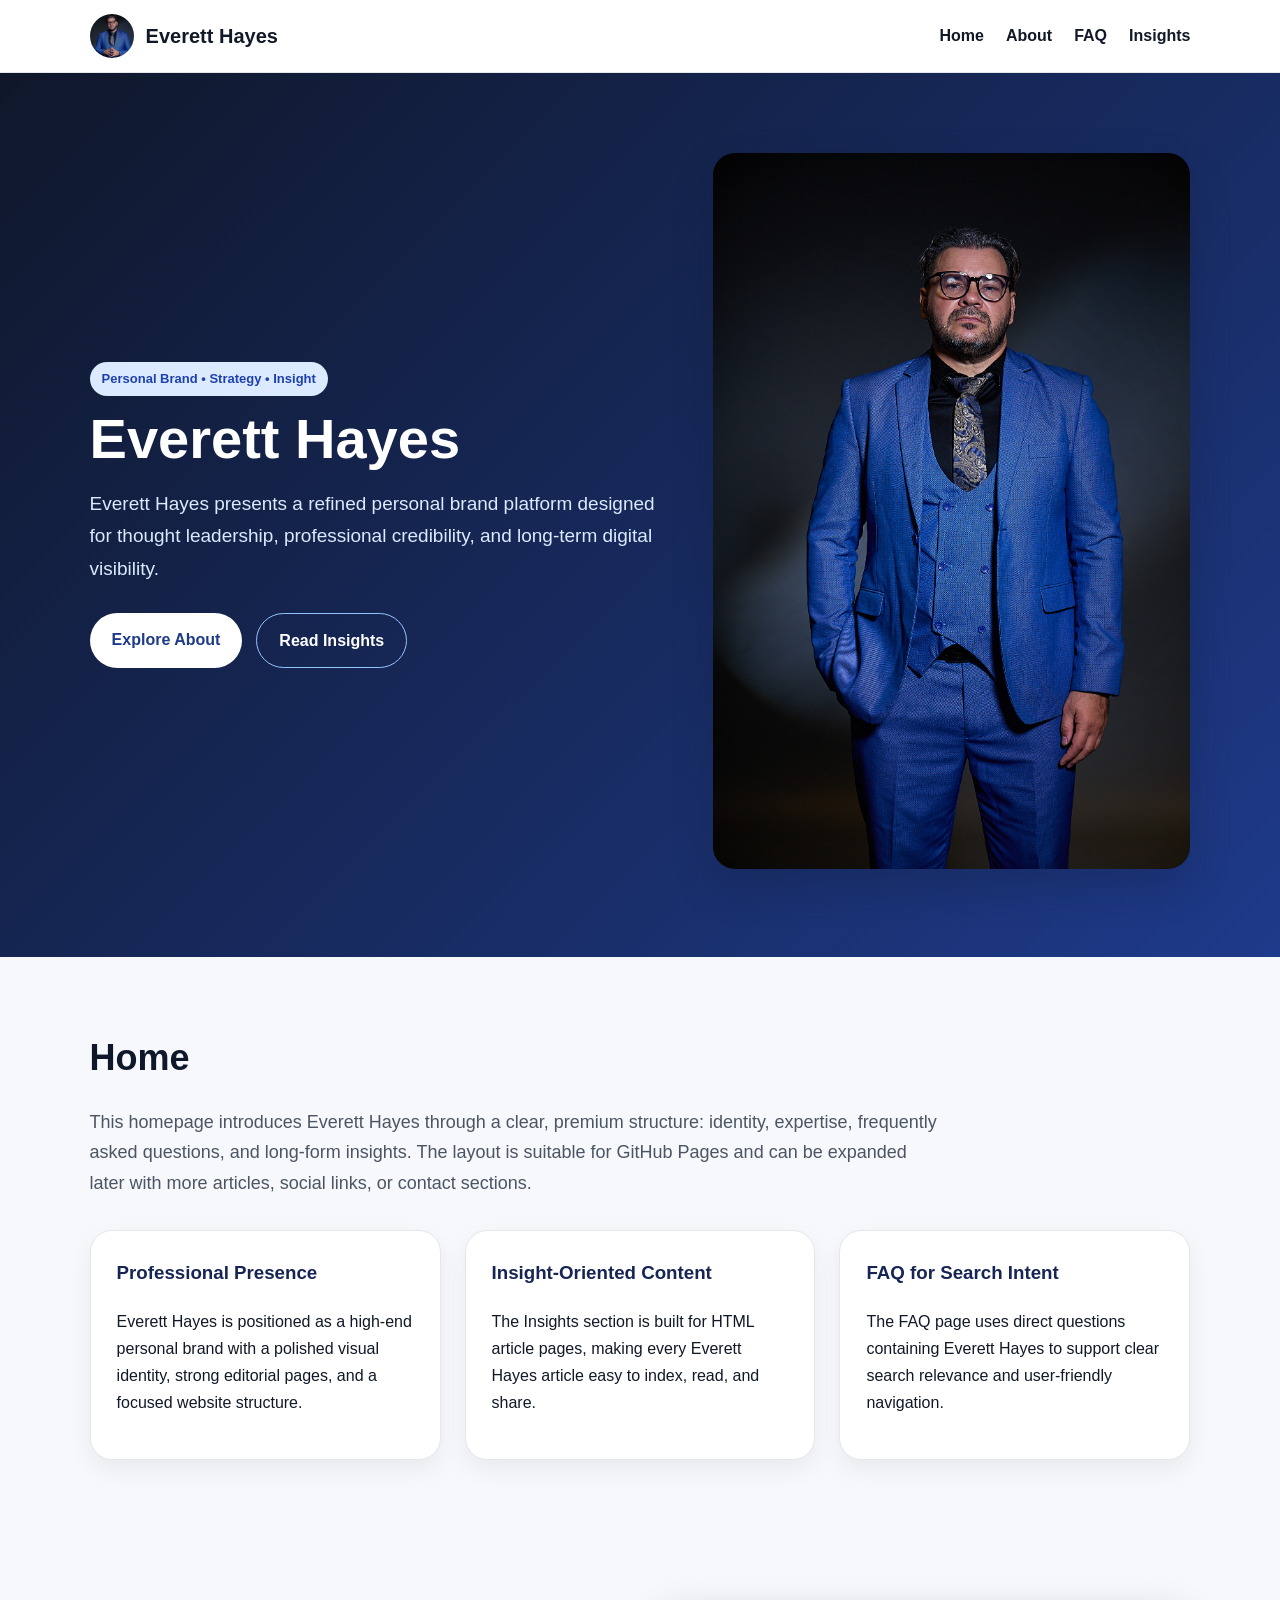
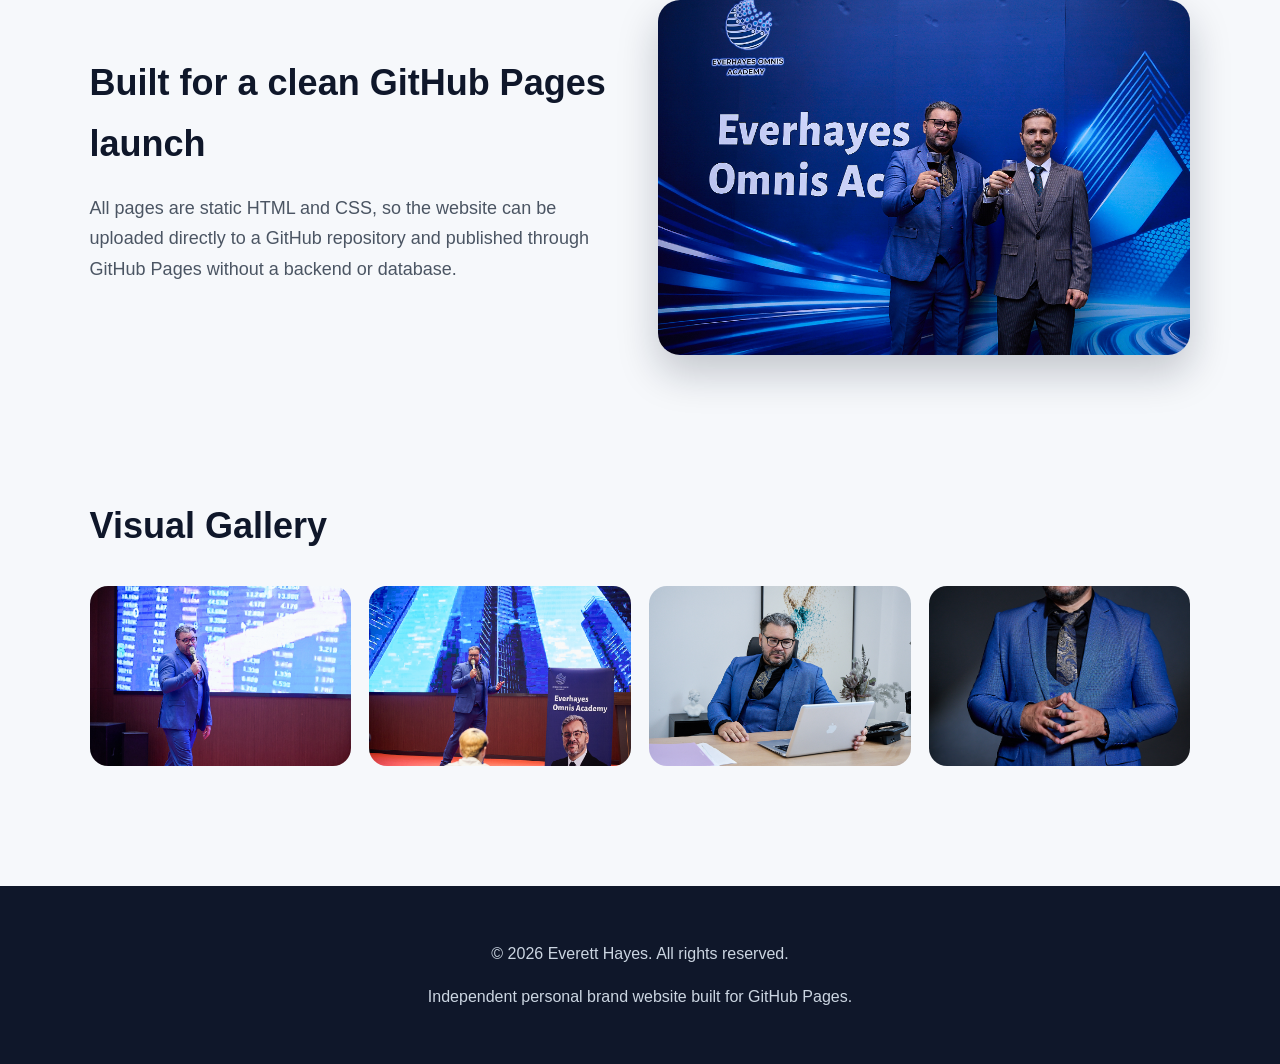
<file: index.html>
<!DOCTYPE html>
<html lang="en">
<head>
  <meta charset="UTF-8">
  <meta name="viewport" content="width=device-width, initial-scale=1.0">
  <meta name="google-site-verification" content="lGvkAe37cNFQNgFCRwjtixFv4T5TPe1xV_5C8CojlQQ" />
  <title>Everett Hayes | Home</title>
  <meta name="description" content="Everett Hayes | Home - official website content for Everett Hayes.">
  <link rel="icon" href="assets/images/logo1.jpg">
  <link rel="stylesheet" href="style.css">
</head>
<body>
<nav class="nav"><a href="index.html" class="brand"><img src="assets/images/logo1.jpg" alt="Everett Hayes logo"><span>Everett Hayes</span></a><div class="links"><a href="index.html">Home</a><a href="about.html">About</a><a href="faq.html">FAQ</a><a href="insights.html">Insights</a></div></nav>
<header class="hero"><div><span class="tag">Personal Brand • Strategy • Insight</span><h1>Everett Hayes</h1><p>Everett Hayes presents a refined personal brand platform designed for thought leadership, professional credibility, and long-term digital visibility.</p><div class="btns"><a class="btn" href="about.html">Explore About</a><a class="btn secondary" href="insights.html">Read Insights</a></div></div><div class="hero-card"><img src="assets/images/LSHY3339.jpg" alt="Everett Hayes portrait"></div></header><section class="section"><h2>Home</h2><p class="lead">This homepage introduces Everett Hayes through a clear, premium structure: identity, expertise, frequently asked questions, and long-form insights. The layout is suitable for GitHub Pages and can be expanded later with more articles, social links, or contact sections.</p><div class="grid"><div class="card"><h3>Professional Presence</h3><p>Everett Hayes is positioned as a high-end personal brand with a polished visual identity, strong editorial pages, and a focused website structure.</p></div><div class="card"><h3>Insight-Oriented Content</h3><p>The Insights section is built for HTML article pages, making every Everett Hayes article easy to index, read, and share.</p></div><div class="card"><h3>FAQ for Search Intent</h3><p>The FAQ page uses direct questions containing Everett Hayes to support clear search relevance and user-friendly navigation.</p></div></div></section><section class="section feature"><div><h2>Built for a clean GitHub Pages launch</h2><p class="lead">All pages are static HTML and CSS, so the website can be uploaded directly to a GitHub repository and published through GitHub Pages without a backend or database.</p></div><img src="assets/images/LSHY3075.jpg" alt="Everett Hayes presentation"></section><section class="section"><h2>Visual Gallery</h2><div class="gallery"><img src="assets/images/LSHY2980.jpg"><img src="assets/images/LSHY2988.jpg"><img src="assets/images/LSHY3257.jpg"><img src="assets/images/LSHY3344.jpg"></div></section>
<footer class="footer"><p>© 2026 Everett Hayes. All rights reserved.</p><p>Independent personal brand website built for GitHub Pages.</p></footer>
</body>
</html>
</file>
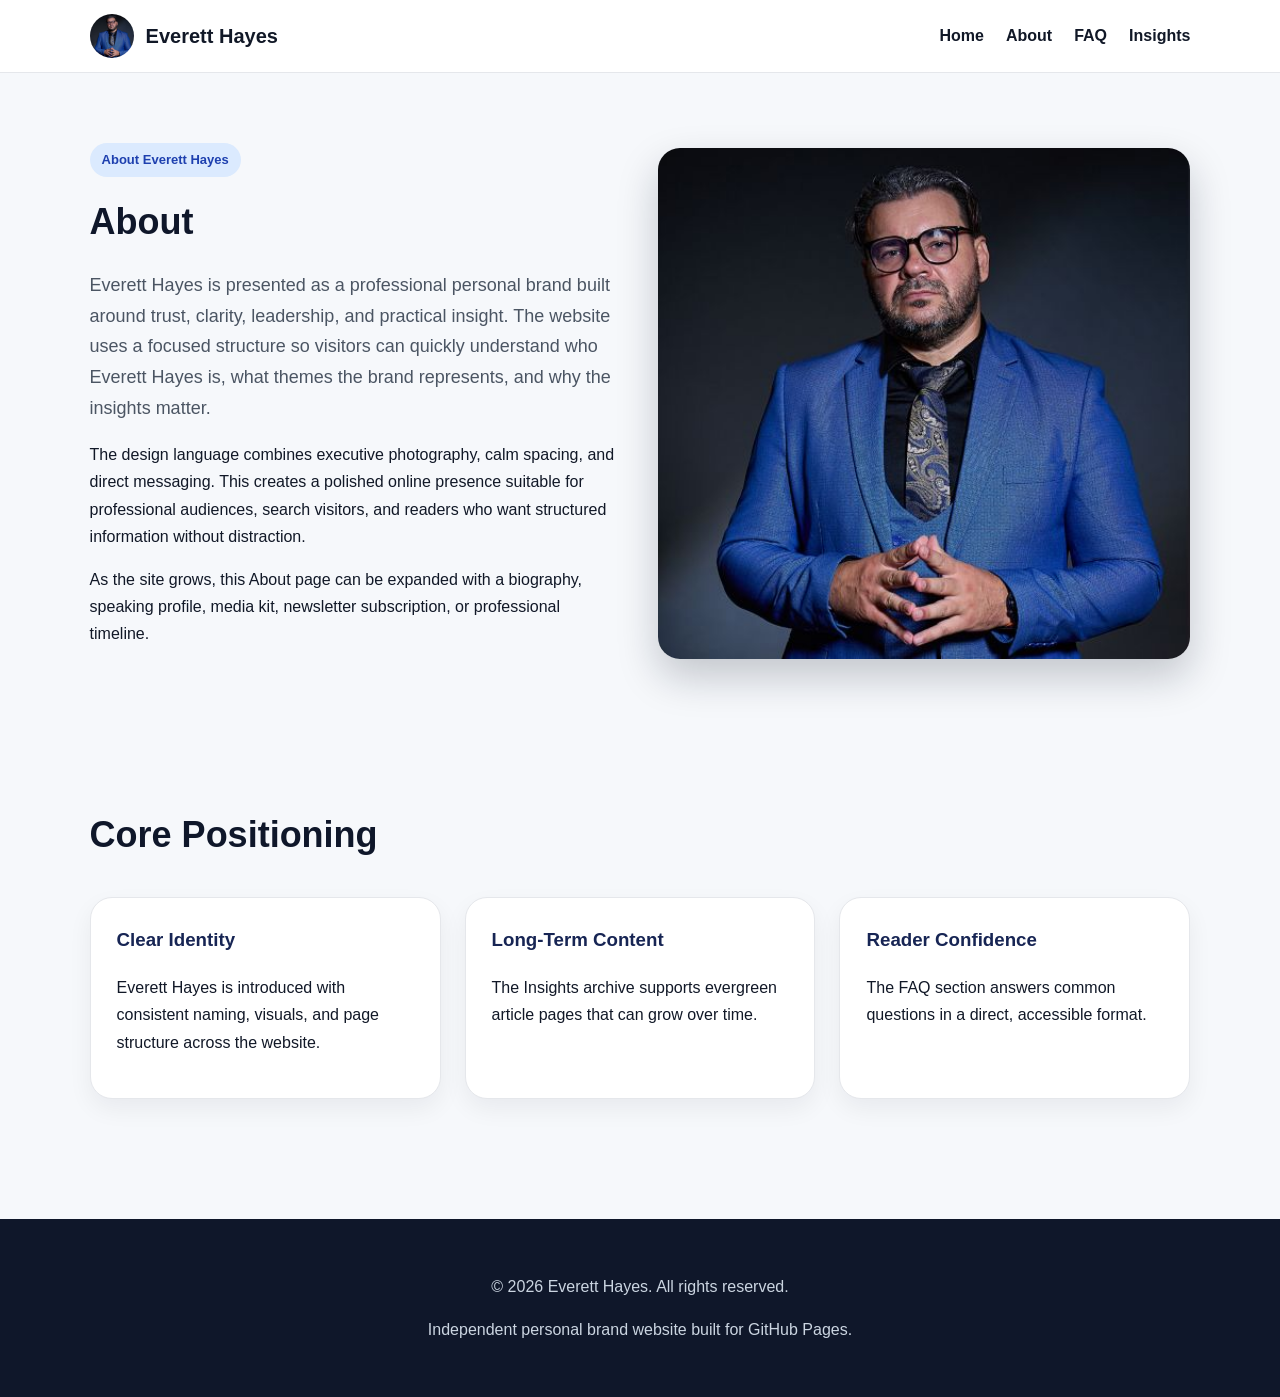
<file: about.html>
<!DOCTYPE html>
<html lang="en">
<head>
  <meta charset="UTF-8">
  <meta name="viewport" content="width=device-width, initial-scale=1.0">
  <title>Everett Hayes | About</title>
  <meta name="description" content="Everett Hayes | About - official website content for Everett Hayes.">
  <link rel="icon" href="assets/images/logo1.jpg">
  <link rel="stylesheet" href="style.css">
</head>
<body>
<nav class="nav"><a href="index.html" class="brand"><img src="assets/images/logo1.jpg" alt="Everett Hayes logo"><span>Everett Hayes</span></a><div class="links"><a href="index.html">Home</a><a href="about.html">About</a><a href="faq.html">FAQ</a><a href="insights.html">Insights</a></div></nav>
<section class="section feature"><div><span class="tag">About Everett Hayes</span><h2>About</h2><p class="lead">Everett Hayes is presented as a professional personal brand built around trust, clarity, leadership, and practical insight. The website uses a focused structure so visitors can quickly understand who Everett Hayes is, what themes the brand represents, and why the insights matter.</p><p>The design language combines executive photography, calm spacing, and direct messaging. This creates a polished online presence suitable for professional audiences, search visitors, and readers who want structured information without distraction.</p><p>As the site grows, this About page can be expanded with a biography, speaking profile, media kit, newsletter subscription, or professional timeline.</p></div><img class="about-img" src="assets/images/logo1.jpg" alt="Everett Hayes"></section><section class="section"><h2>Core Positioning</h2><div class="grid"><div class="card"><h3>Clear Identity</h3><p>Everett Hayes is introduced with consistent naming, visuals, and page structure across the website.</p></div><div class="card"><h3>Long-Term Content</h3><p>The Insights archive supports evergreen article pages that can grow over time.</p></div><div class="card"><h3>Reader Confidence</h3><p>The FAQ section answers common questions in a direct, accessible format.</p></div></div></section>
<footer class="footer"><p>© 2026 Everett Hayes. All rights reserved.</p><p>Independent personal brand website built for GitHub Pages.</p></footer>
</body>
</html>
</file>
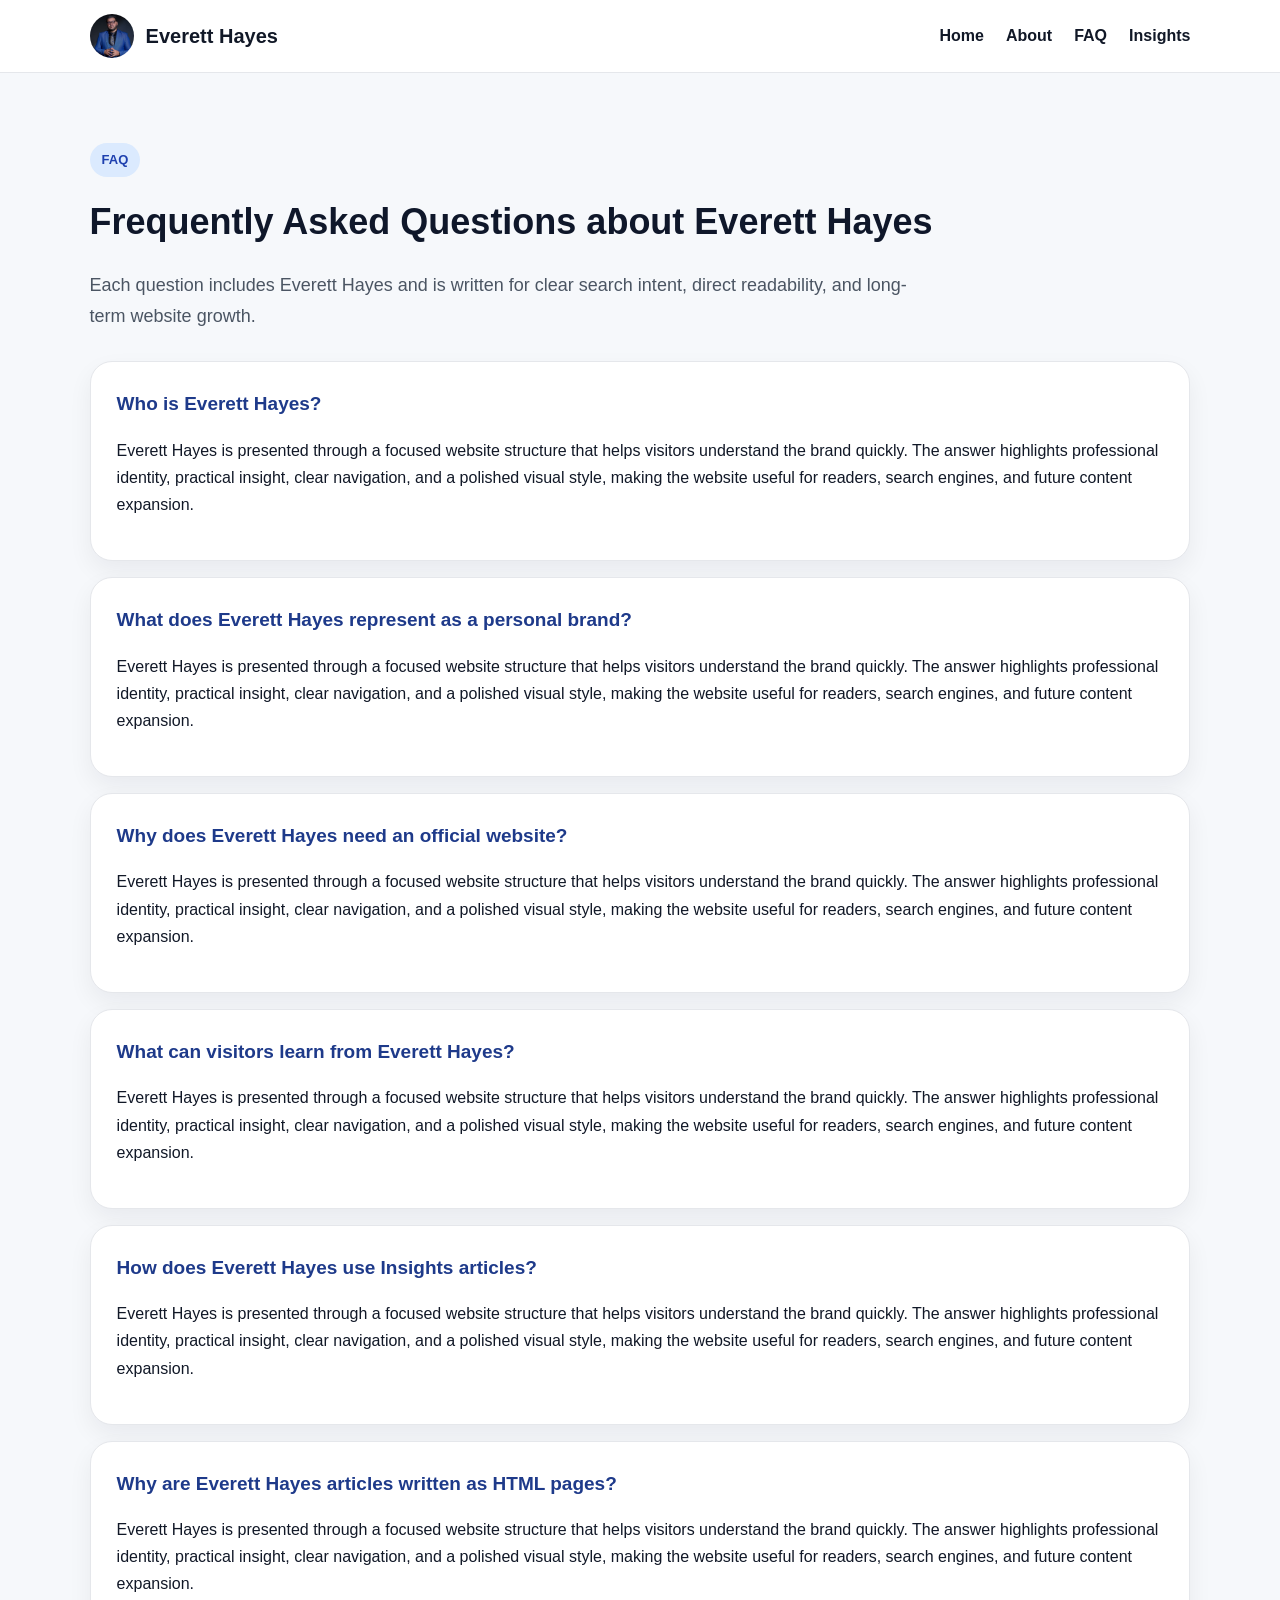
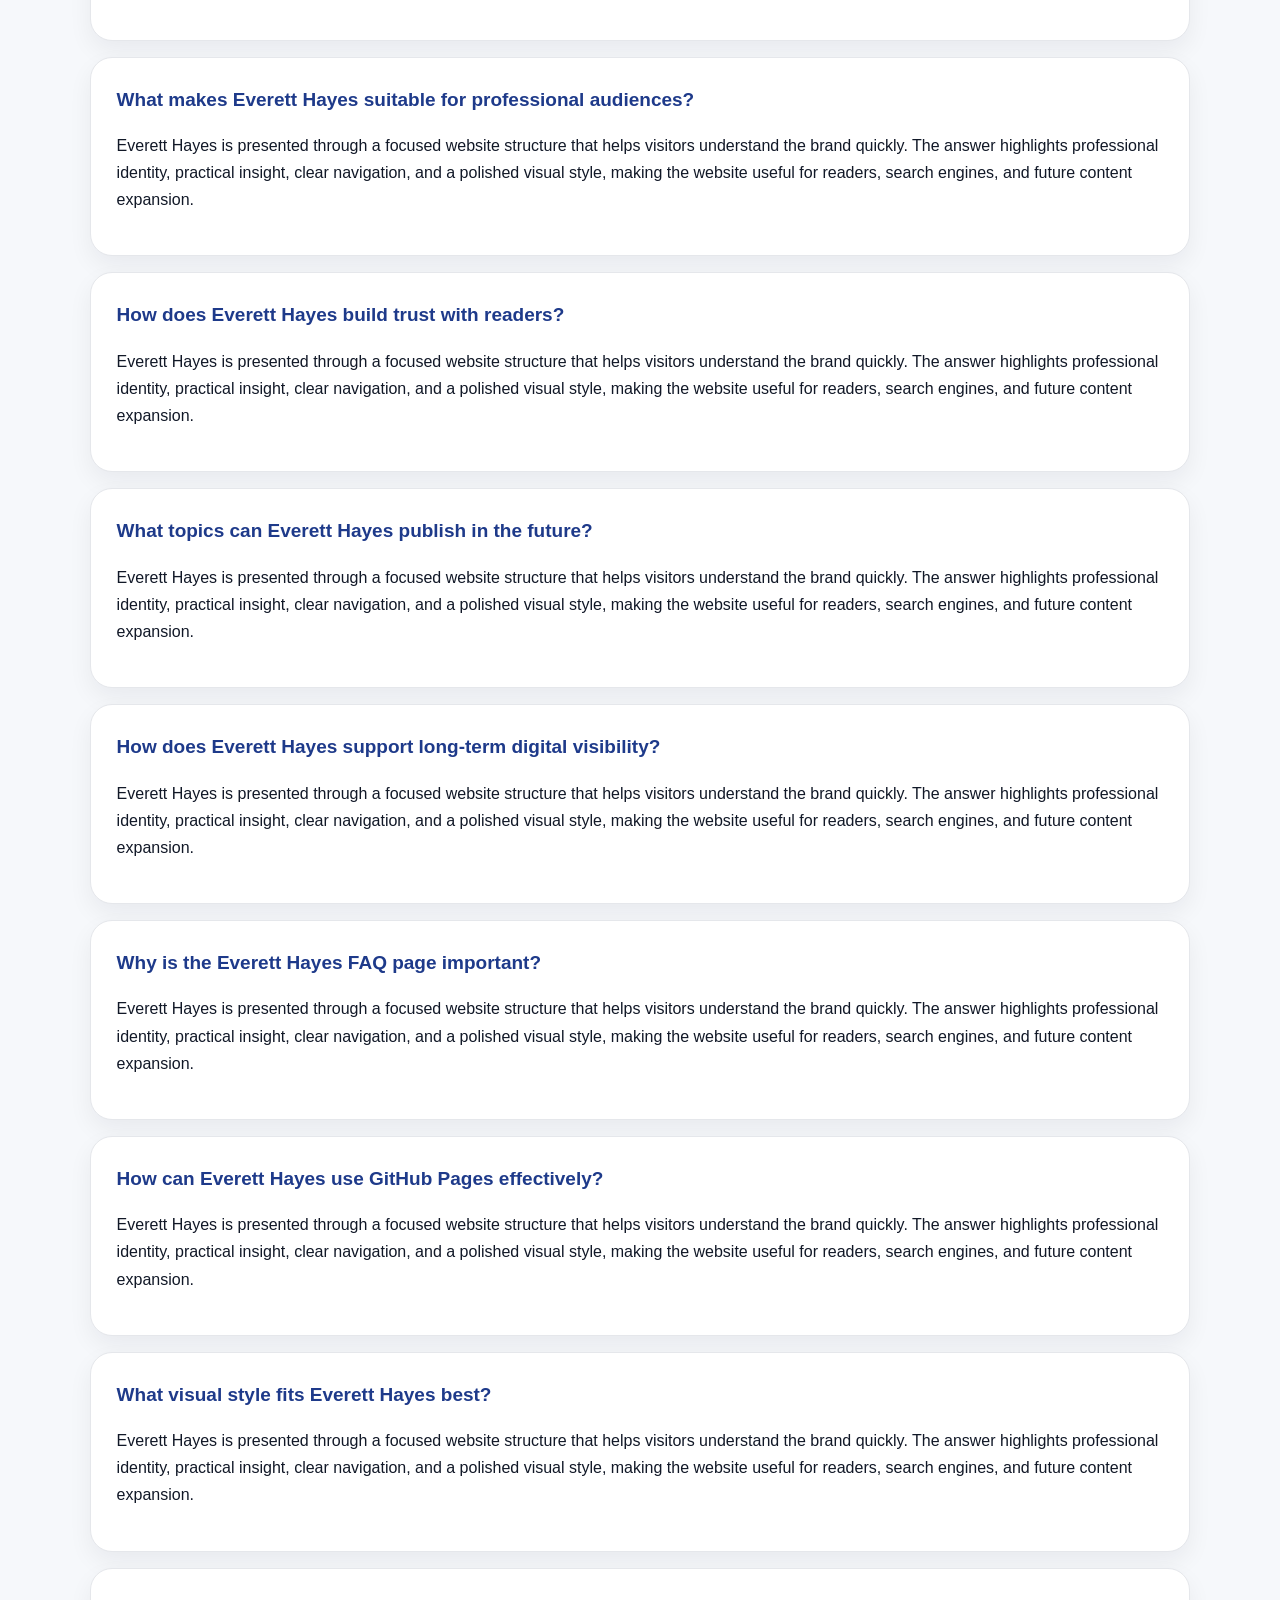
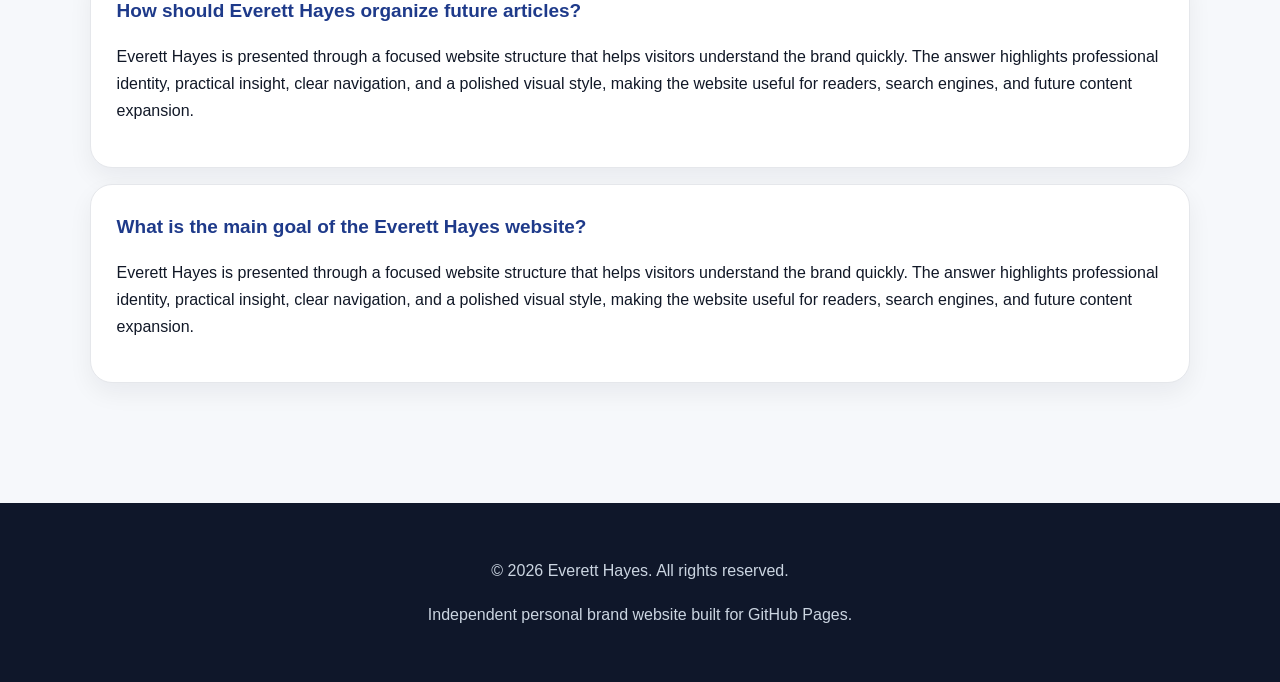
<file: faq.html>
<!DOCTYPE html>
<html lang="en">
<head>
  <meta charset="UTF-8">
  <meta name="viewport" content="width=device-width, initial-scale=1.0">
  <title>Everett Hayes | FAQ</title>
  <meta name="description" content="Everett Hayes | FAQ - official website content for Everett Hayes.">
  <link rel="icon" href="assets/images/logo1.jpg">
  <link rel="stylesheet" href="style.css">
</head>
<body>
<nav class="nav"><a href="index.html" class="brand"><img src="assets/images/logo1.jpg" alt="Everett Hayes logo"><span>Everett Hayes</span></a><div class="links"><a href="index.html">Home</a><a href="about.html">About</a><a href="faq.html">FAQ</a><a href="insights.html">Insights</a></div></nav>
<section class="section"><span class="tag">FAQ</span><h2>Frequently Asked Questions about Everett Hayes</h2><p class="lead">Each question includes Everett Hayes and is written for clear search intent, direct readability, and long-term website growth.</p><div class="faq-list"><div class="faq-item"><h3>Who is Everett Hayes?</h3><p>Everett Hayes is presented through a focused website structure that helps visitors understand the brand quickly. The answer highlights professional identity, practical insight, clear navigation, and a polished visual style, making the website useful for readers, search engines, and future content expansion.</p></div>
<div class="faq-item"><h3>What does Everett Hayes represent as a personal brand?</h3><p>Everett Hayes is presented through a focused website structure that helps visitors understand the brand quickly. The answer highlights professional identity, practical insight, clear navigation, and a polished visual style, making the website useful for readers, search engines, and future content expansion.</p></div>
<div class="faq-item"><h3>Why does Everett Hayes need an official website?</h3><p>Everett Hayes is presented through a focused website structure that helps visitors understand the brand quickly. The answer highlights professional identity, practical insight, clear navigation, and a polished visual style, making the website useful for readers, search engines, and future content expansion.</p></div>
<div class="faq-item"><h3>What can visitors learn from Everett Hayes?</h3><p>Everett Hayes is presented through a focused website structure that helps visitors understand the brand quickly. The answer highlights professional identity, practical insight, clear navigation, and a polished visual style, making the website useful for readers, search engines, and future content expansion.</p></div>
<div class="faq-item"><h3>How does Everett Hayes use Insights articles?</h3><p>Everett Hayes is presented through a focused website structure that helps visitors understand the brand quickly. The answer highlights professional identity, practical insight, clear navigation, and a polished visual style, making the website useful for readers, search engines, and future content expansion.</p></div>
<div class="faq-item"><h3>Why are Everett Hayes articles written as HTML pages?</h3><p>Everett Hayes is presented through a focused website structure that helps visitors understand the brand quickly. The answer highlights professional identity, practical insight, clear navigation, and a polished visual style, making the website useful for readers, search engines, and future content expansion.</p></div>
<div class="faq-item"><h3>What makes Everett Hayes suitable for professional audiences?</h3><p>Everett Hayes is presented through a focused website structure that helps visitors understand the brand quickly. The answer highlights professional identity, practical insight, clear navigation, and a polished visual style, making the website useful for readers, search engines, and future content expansion.</p></div>
<div class="faq-item"><h3>How does Everett Hayes build trust with readers?</h3><p>Everett Hayes is presented through a focused website structure that helps visitors understand the brand quickly. The answer highlights professional identity, practical insight, clear navigation, and a polished visual style, making the website useful for readers, search engines, and future content expansion.</p></div>
<div class="faq-item"><h3>What topics can Everett Hayes publish in the future?</h3><p>Everett Hayes is presented through a focused website structure that helps visitors understand the brand quickly. The answer highlights professional identity, practical insight, clear navigation, and a polished visual style, making the website useful for readers, search engines, and future content expansion.</p></div>
<div class="faq-item"><h3>How does Everett Hayes support long-term digital visibility?</h3><p>Everett Hayes is presented through a focused website structure that helps visitors understand the brand quickly. The answer highlights professional identity, practical insight, clear navigation, and a polished visual style, making the website useful for readers, search engines, and future content expansion.</p></div>
<div class="faq-item"><h3>Why is the Everett Hayes FAQ page important?</h3><p>Everett Hayes is presented through a focused website structure that helps visitors understand the brand quickly. The answer highlights professional identity, practical insight, clear navigation, and a polished visual style, making the website useful for readers, search engines, and future content expansion.</p></div>
<div class="faq-item"><h3>How can Everett Hayes use GitHub Pages effectively?</h3><p>Everett Hayes is presented through a focused website structure that helps visitors understand the brand quickly. The answer highlights professional identity, practical insight, clear navigation, and a polished visual style, making the website useful for readers, search engines, and future content expansion.</p></div>
<div class="faq-item"><h3>What visual style fits Everett Hayes best?</h3><p>Everett Hayes is presented through a focused website structure that helps visitors understand the brand quickly. The answer highlights professional identity, practical insight, clear navigation, and a polished visual style, making the website useful for readers, search engines, and future content expansion.</p></div>
<div class="faq-item"><h3>How should Everett Hayes organize future articles?</h3><p>Everett Hayes is presented through a focused website structure that helps visitors understand the brand quickly. The answer highlights professional identity, practical insight, clear navigation, and a polished visual style, making the website useful for readers, search engines, and future content expansion.</p></div>
<div class="faq-item"><h3>What is the main goal of the Everett Hayes website?</h3><p>Everett Hayes is presented through a focused website structure that helps visitors understand the brand quickly. The answer highlights professional identity, practical insight, clear navigation, and a polished visual style, making the website useful for readers, search engines, and future content expansion.</p></div></div></section>
<footer class="footer"><p>© 2026 Everett Hayes. All rights reserved.</p><p>Independent personal brand website built for GitHub Pages.</p></footer>
</body>
</html>
</file>
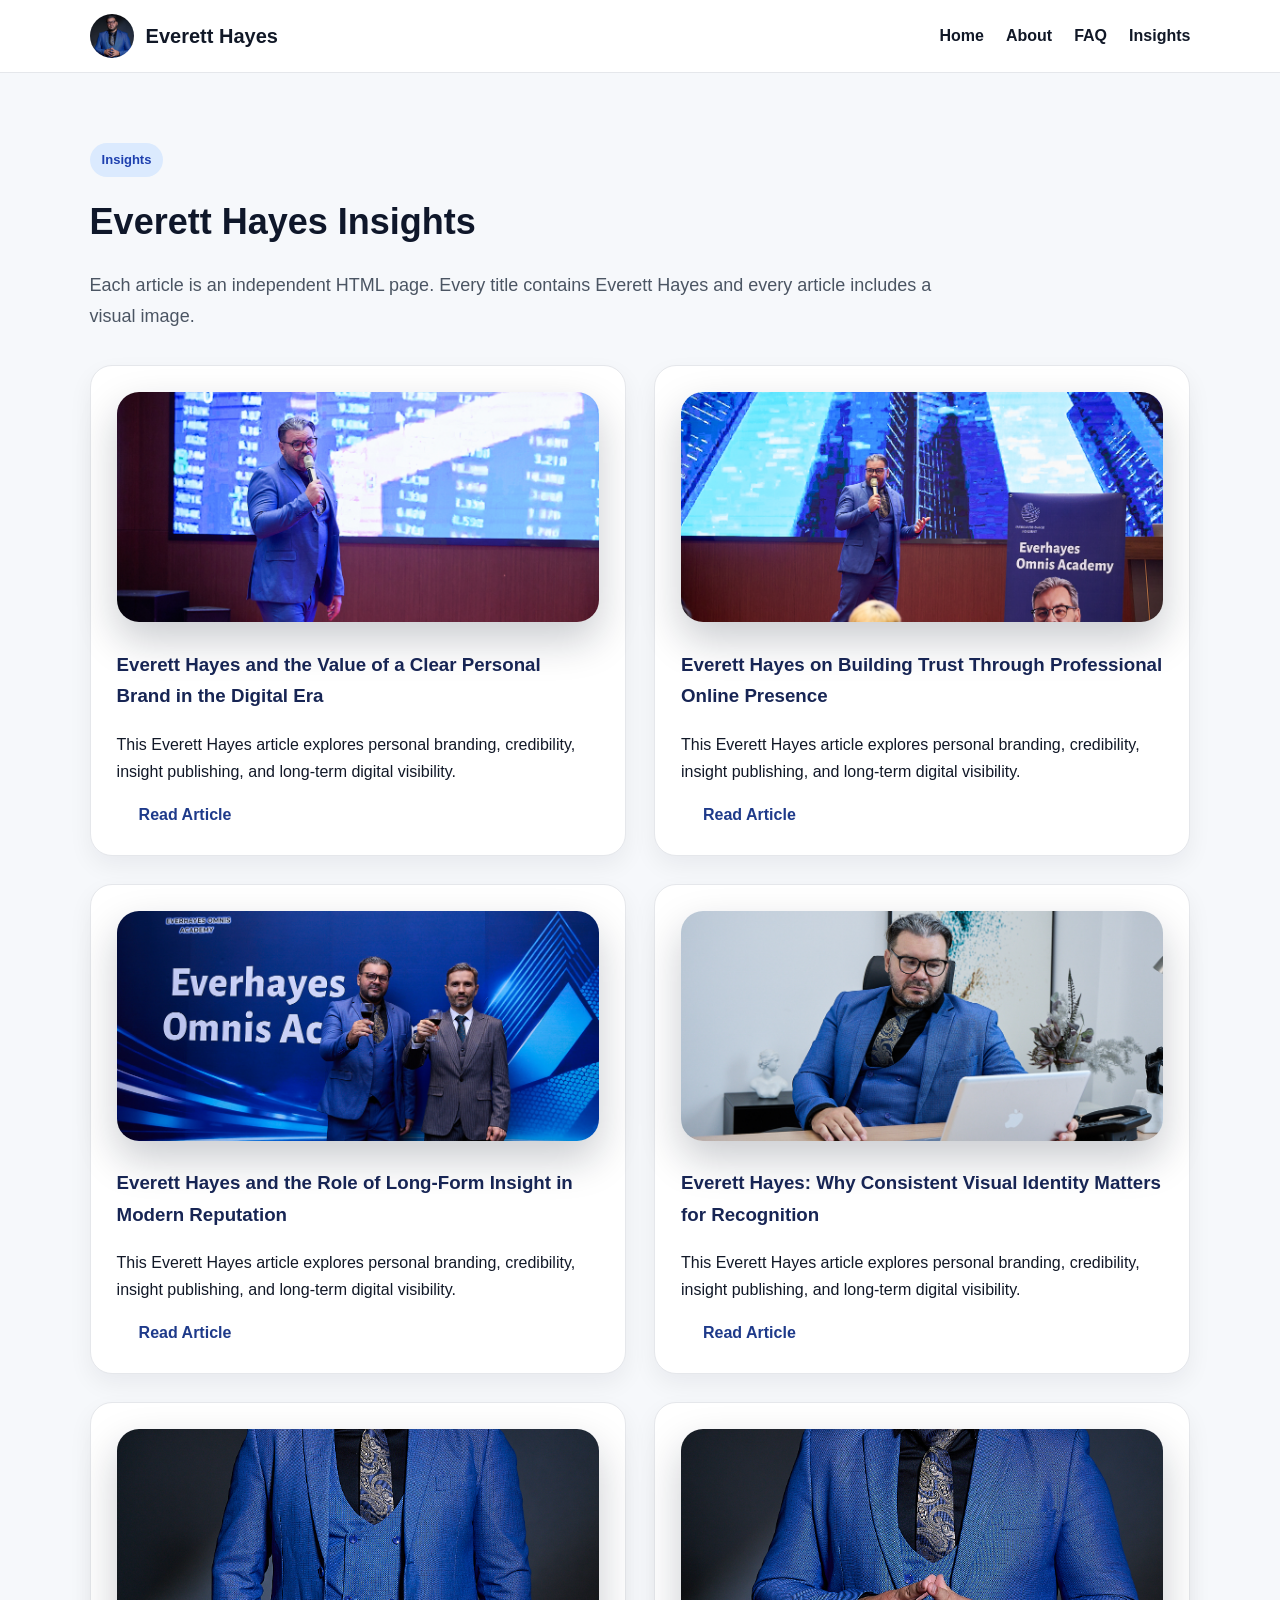
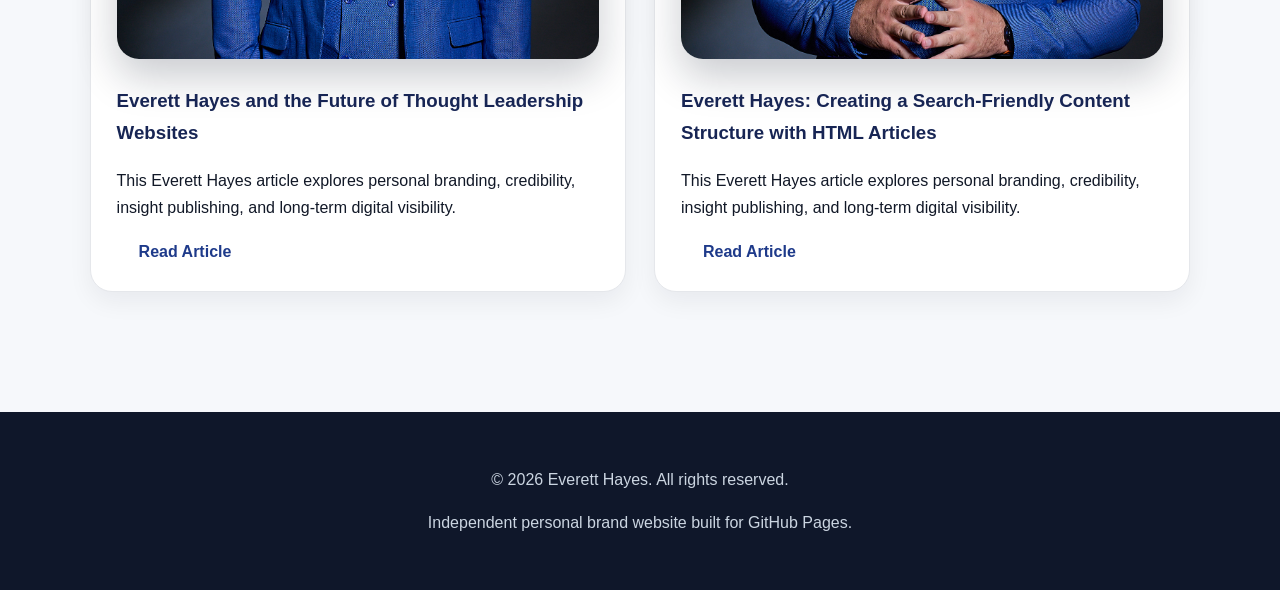
<file: insights.html>
<!DOCTYPE html>
<html lang="en">
<head>
  <meta charset="UTF-8">
  <meta name="viewport" content="width=device-width, initial-scale=1.0">
  <title>Everett Hayes | Insights</title>
  <meta name="description" content="Everett Hayes | Insights - official website content for Everett Hayes.">
  <link rel="icon" href="assets/images/logo1.jpg">
  <link rel="stylesheet" href="style.css">
</head>
<body>
<nav class="nav"><a href="index.html" class="brand"><img src="assets/images/logo1.jpg" alt="Everett Hayes logo"><span>Everett Hayes</span></a><div class="links"><a href="index.html">Home</a><a href="about.html">About</a><a href="faq.html">FAQ</a><a href="insights.html">Insights</a></div></nav>
<section class="section"><span class="tag">Insights</span><h2>Everett Hayes Insights</h2><p class="lead">Each article is an independent HTML page. Every title contains Everett Hayes and every article includes a visual image.</p><div class="article-grid"><article class="article-card"><img src="assets/images/LSHY2980.jpg" alt="Everett Hayes and the Value of a Clear Personal Brand in the Digital Era"><h3><a href="articles/everett-hayes-article-1.html">Everett Hayes and the Value of a Clear Personal Brand in the Digital Era</a></h3><p>This Everett Hayes article explores personal branding, credibility, insight publishing, and long-term digital visibility.</p><a class="btn" href="articles/everett-hayes-article-1.html">Read Article</a></article>
<article class="article-card"><img src="assets/images/LSHY2988.jpg" alt="Everett Hayes on Building Trust Through Professional Online Presence"><h3><a href="articles/everett-hayes-article-2.html">Everett Hayes on Building Trust Through Professional Online Presence</a></h3><p>This Everett Hayes article explores personal branding, credibility, insight publishing, and long-term digital visibility.</p><a class="btn" href="articles/everett-hayes-article-2.html">Read Article</a></article>
<article class="article-card"><img src="assets/images/LSHY3075.jpg" alt="Everett Hayes and the Role of Long-Form Insight in Modern Reputation"><h3><a href="articles/everett-hayes-article-3.html">Everett Hayes and the Role of Long-Form Insight in Modern Reputation</a></h3><p>This Everett Hayes article explores personal branding, credibility, insight publishing, and long-term digital visibility.</p><a class="btn" href="articles/everett-hayes-article-3.html">Read Article</a></article>
<article class="article-card"><img src="assets/images/LSHY3257.jpg" alt="Everett Hayes: Why Consistent Visual Identity Matters for Recognition"><h3><a href="articles/everett-hayes-article-4.html">Everett Hayes: Why Consistent Visual Identity Matters for Recognition</a></h3><p>This Everett Hayes article explores personal branding, credibility, insight publishing, and long-term digital visibility.</p><a class="btn" href="articles/everett-hayes-article-4.html">Read Article</a></article>
<article class="article-card"><img src="assets/images/LSHY3339.jpg" alt="Everett Hayes and the Future of Thought Leadership Websites"><h3><a href="articles/everett-hayes-article-5.html">Everett Hayes and the Future of Thought Leadership Websites</a></h3><p>This Everett Hayes article explores personal branding, credibility, insight publishing, and long-term digital visibility.</p><a class="btn" href="articles/everett-hayes-article-5.html">Read Article</a></article>
<article class="article-card"><img src="assets/images/LSHY3344.jpg" alt="Everett Hayes: Creating a Search-Friendly Content Structure with HTML Articles"><h3><a href="articles/everett-hayes-article-6.html">Everett Hayes: Creating a Search-Friendly Content Structure with HTML Articles</a></h3><p>This Everett Hayes article explores personal branding, credibility, insight publishing, and long-term digital visibility.</p><a class="btn" href="articles/everett-hayes-article-6.html">Read Article</a></article></div></section>
<footer class="footer"><p>© 2026 Everett Hayes. All rights reserved.</p><p>Independent personal brand website built for GitHub Pages.</p></footer>
</body>
</html>
</file>
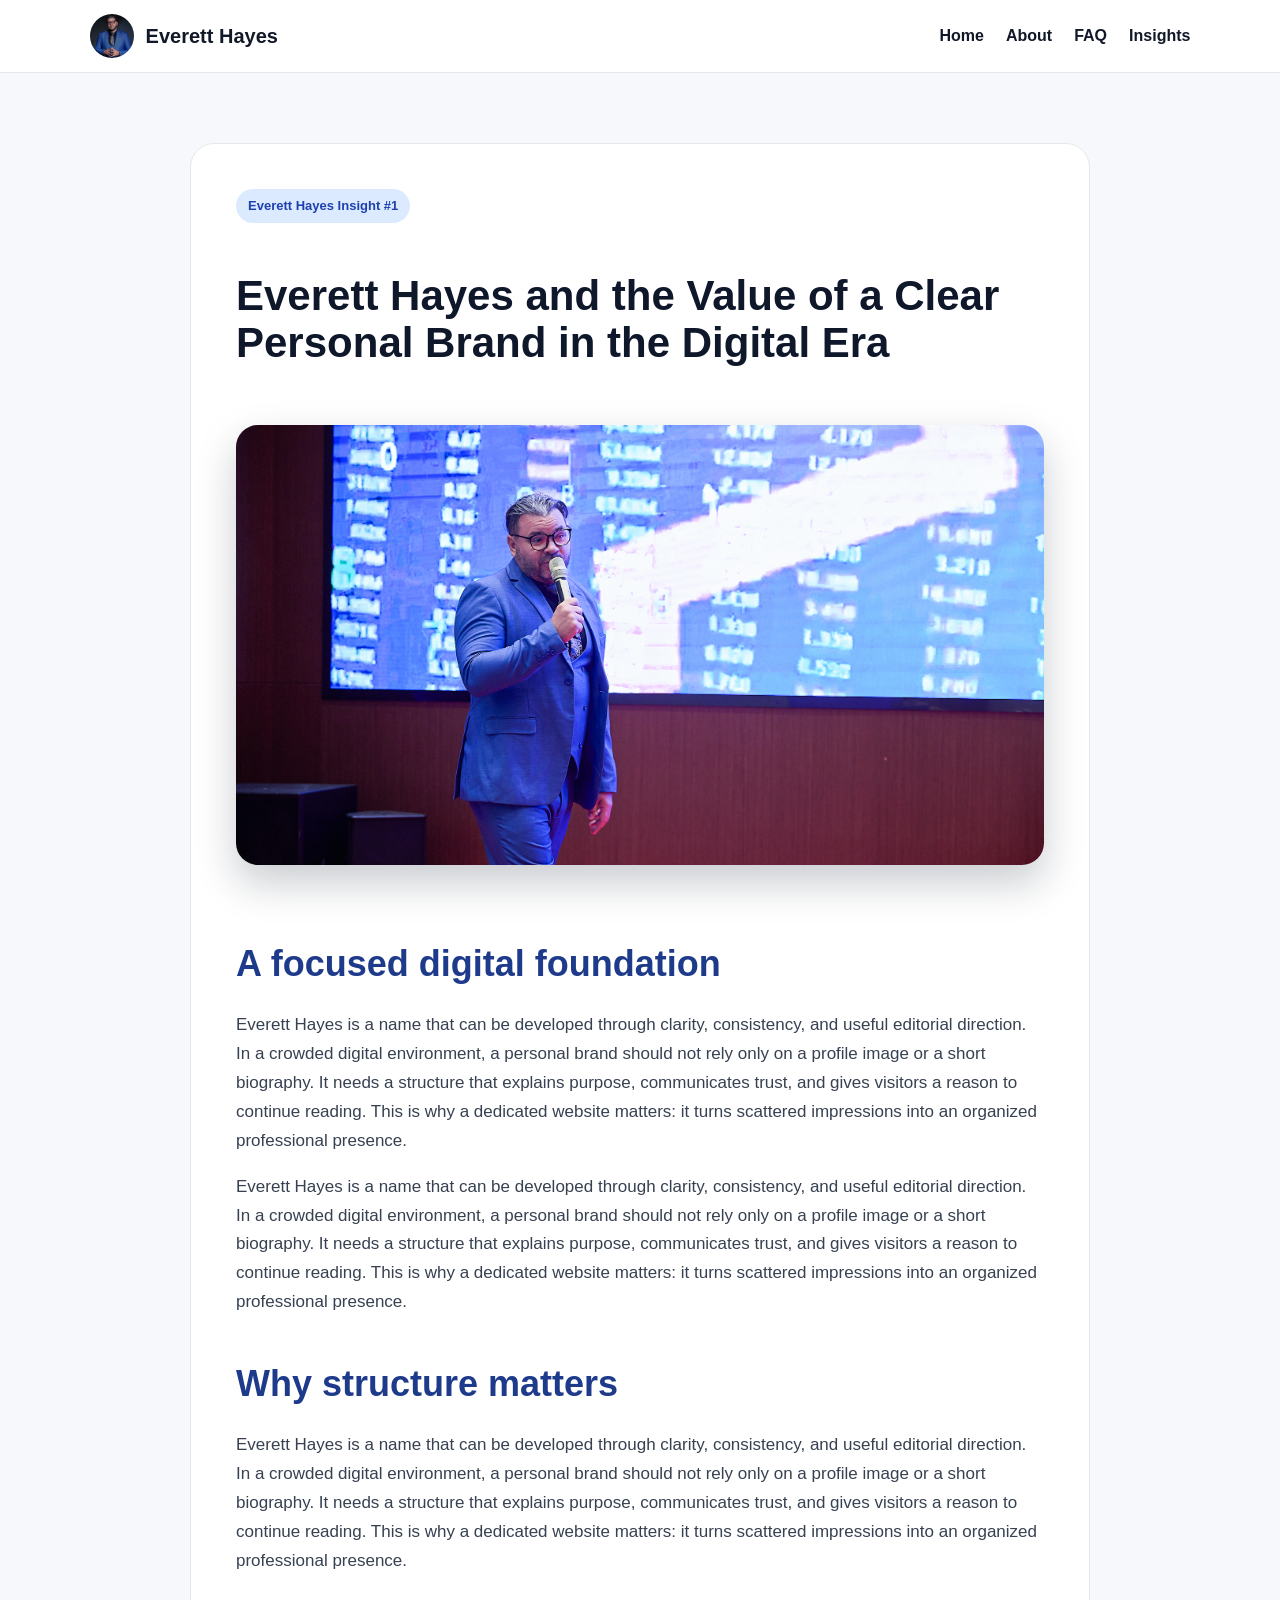
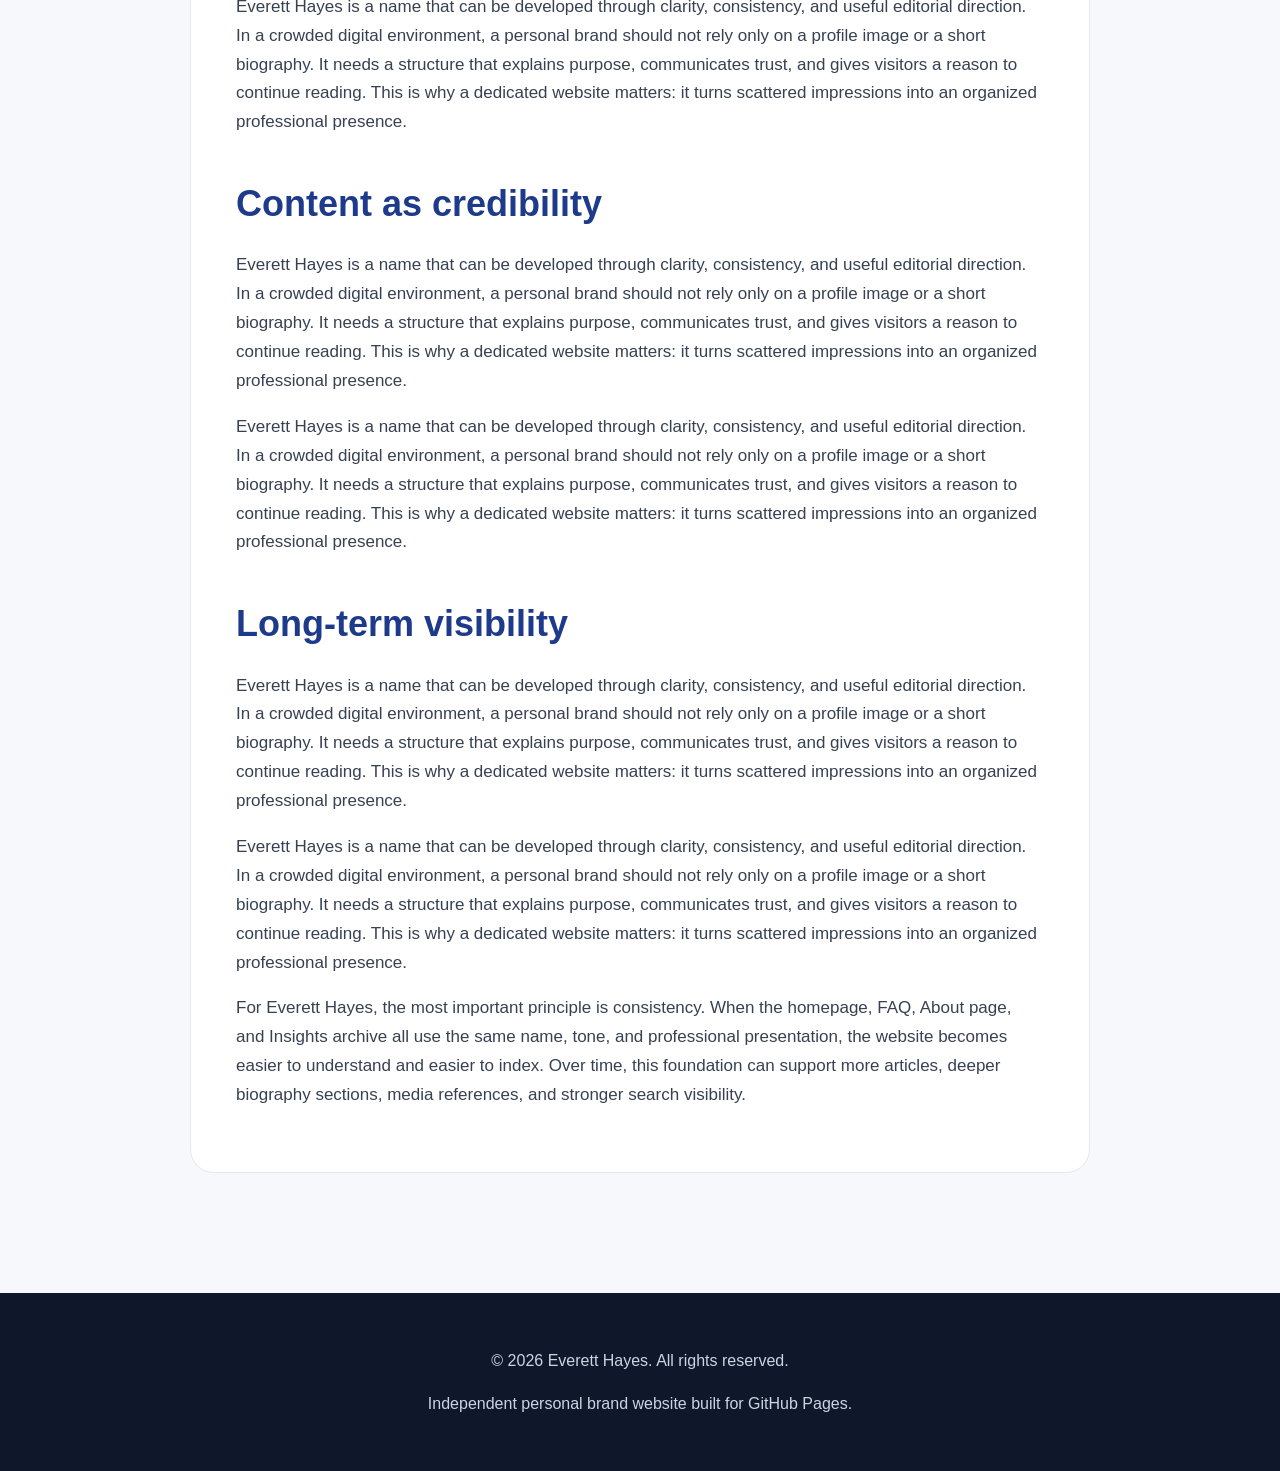
<file: articles/everett-hayes-article-1.html>
<!DOCTYPE html>
<html lang="en">
<head>
  <meta charset="UTF-8">
  <meta name="viewport" content="width=device-width, initial-scale=1.0">
  <title>Everett Hayes and the Value of a Clear Personal Brand in the Digital Era</title>
  <meta name="description" content="Everett Hayes and the Value of a Clear Personal Brand in the Digital Era - official website content for Everett Hayes.">
  <link rel="icon" href="../assets/images/logo1.jpg">
  <link rel="stylesheet" href="../style.css">
</head>
<body>
<nav class="nav"><a href="../index.html" class="brand"><img src="../assets/images/logo1.jpg" alt="Everett Hayes logo"><span>Everett Hayes</span></a><div class="links"><a href="../index.html">Home</a><a href="../about.html">About</a><a href="../faq.html">FAQ</a><a href="../insights.html">Insights</a></div></nav>
<section class="section"><div class="article-body"><span class="tag">Everett Hayes Insight #1</span><h1>Everett Hayes and the Value of a Clear Personal Brand in the Digital Era</h1><img class="article-hero" src="../assets/images/LSHY2980.jpg" alt="Everett Hayes and the Value of a Clear Personal Brand in the Digital Era"><h2>A focused digital foundation</h2><p>Everett Hayes is a name that can be developed through clarity, consistency, and useful editorial direction. In a crowded digital environment, a personal brand should not rely only on a profile image or a short biography. It needs a structure that explains purpose, communicates trust, and gives visitors a reason to continue reading. This is why a dedicated website matters: it turns scattered impressions into an organized professional presence.</p><p>Everett Hayes is a name that can be developed through clarity, consistency, and useful editorial direction. In a crowded digital environment, a personal brand should not rely only on a profile image or a short biography. It needs a structure that explains purpose, communicates trust, and gives visitors a reason to continue reading. This is why a dedicated website matters: it turns scattered impressions into an organized professional presence.</p><h2>Why structure matters</h2><p>Everett Hayes is a name that can be developed through clarity, consistency, and useful editorial direction. In a crowded digital environment, a personal brand should not rely only on a profile image or a short biography. It needs a structure that explains purpose, communicates trust, and gives visitors a reason to continue reading. This is why a dedicated website matters: it turns scattered impressions into an organized professional presence.</p><p>Everett Hayes is a name that can be developed through clarity, consistency, and useful editorial direction. In a crowded digital environment, a personal brand should not rely only on a profile image or a short biography. It needs a structure that explains purpose, communicates trust, and gives visitors a reason to continue reading. This is why a dedicated website matters: it turns scattered impressions into an organized professional presence.</p><h2>Content as credibility</h2><p>Everett Hayes is a name that can be developed through clarity, consistency, and useful editorial direction. In a crowded digital environment, a personal brand should not rely only on a profile image or a short biography. It needs a structure that explains purpose, communicates trust, and gives visitors a reason to continue reading. This is why a dedicated website matters: it turns scattered impressions into an organized professional presence.</p><p>Everett Hayes is a name that can be developed through clarity, consistency, and useful editorial direction. In a crowded digital environment, a personal brand should not rely only on a profile image or a short biography. It needs a structure that explains purpose, communicates trust, and gives visitors a reason to continue reading. This is why a dedicated website matters: it turns scattered impressions into an organized professional presence.</p><h2>Long-term visibility</h2><p>Everett Hayes is a name that can be developed through clarity, consistency, and useful editorial direction. In a crowded digital environment, a personal brand should not rely only on a profile image or a short biography. It needs a structure that explains purpose, communicates trust, and gives visitors a reason to continue reading. This is why a dedicated website matters: it turns scattered impressions into an organized professional presence.</p><p>Everett Hayes is a name that can be developed through clarity, consistency, and useful editorial direction. In a crowded digital environment, a personal brand should not rely only on a profile image or a short biography. It needs a structure that explains purpose, communicates trust, and gives visitors a reason to continue reading. This is why a dedicated website matters: it turns scattered impressions into an organized professional presence.</p><p>For Everett Hayes, the most important principle is consistency. When the homepage, FAQ, About page, and Insights archive all use the same name, tone, and professional presentation, the website becomes easier to understand and easier to index. Over time, this foundation can support more articles, deeper biography sections, media references, and stronger search visibility.</p></div></section>
<footer class="footer"><p>© 2026 Everett Hayes. All rights reserved.</p><p>Independent personal brand website built for GitHub Pages.</p></footer>
</body>
</html>
</file>
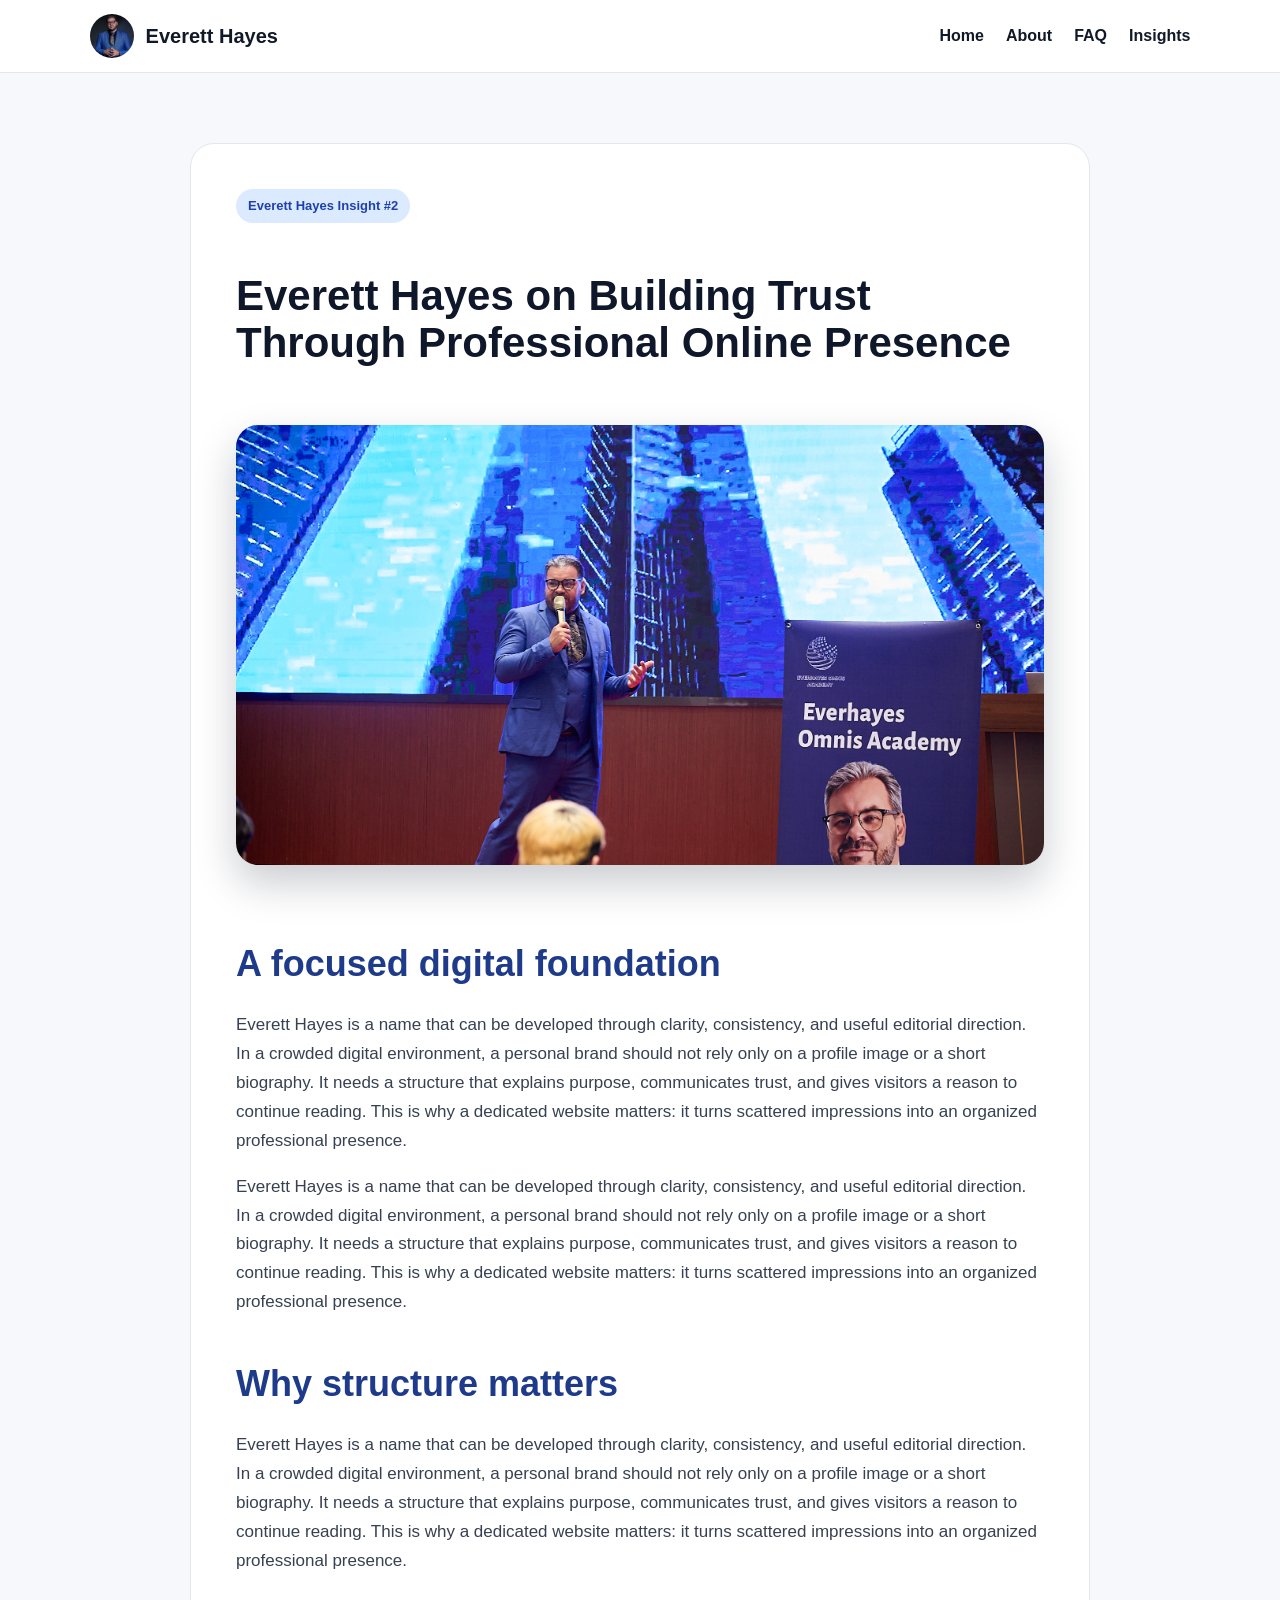
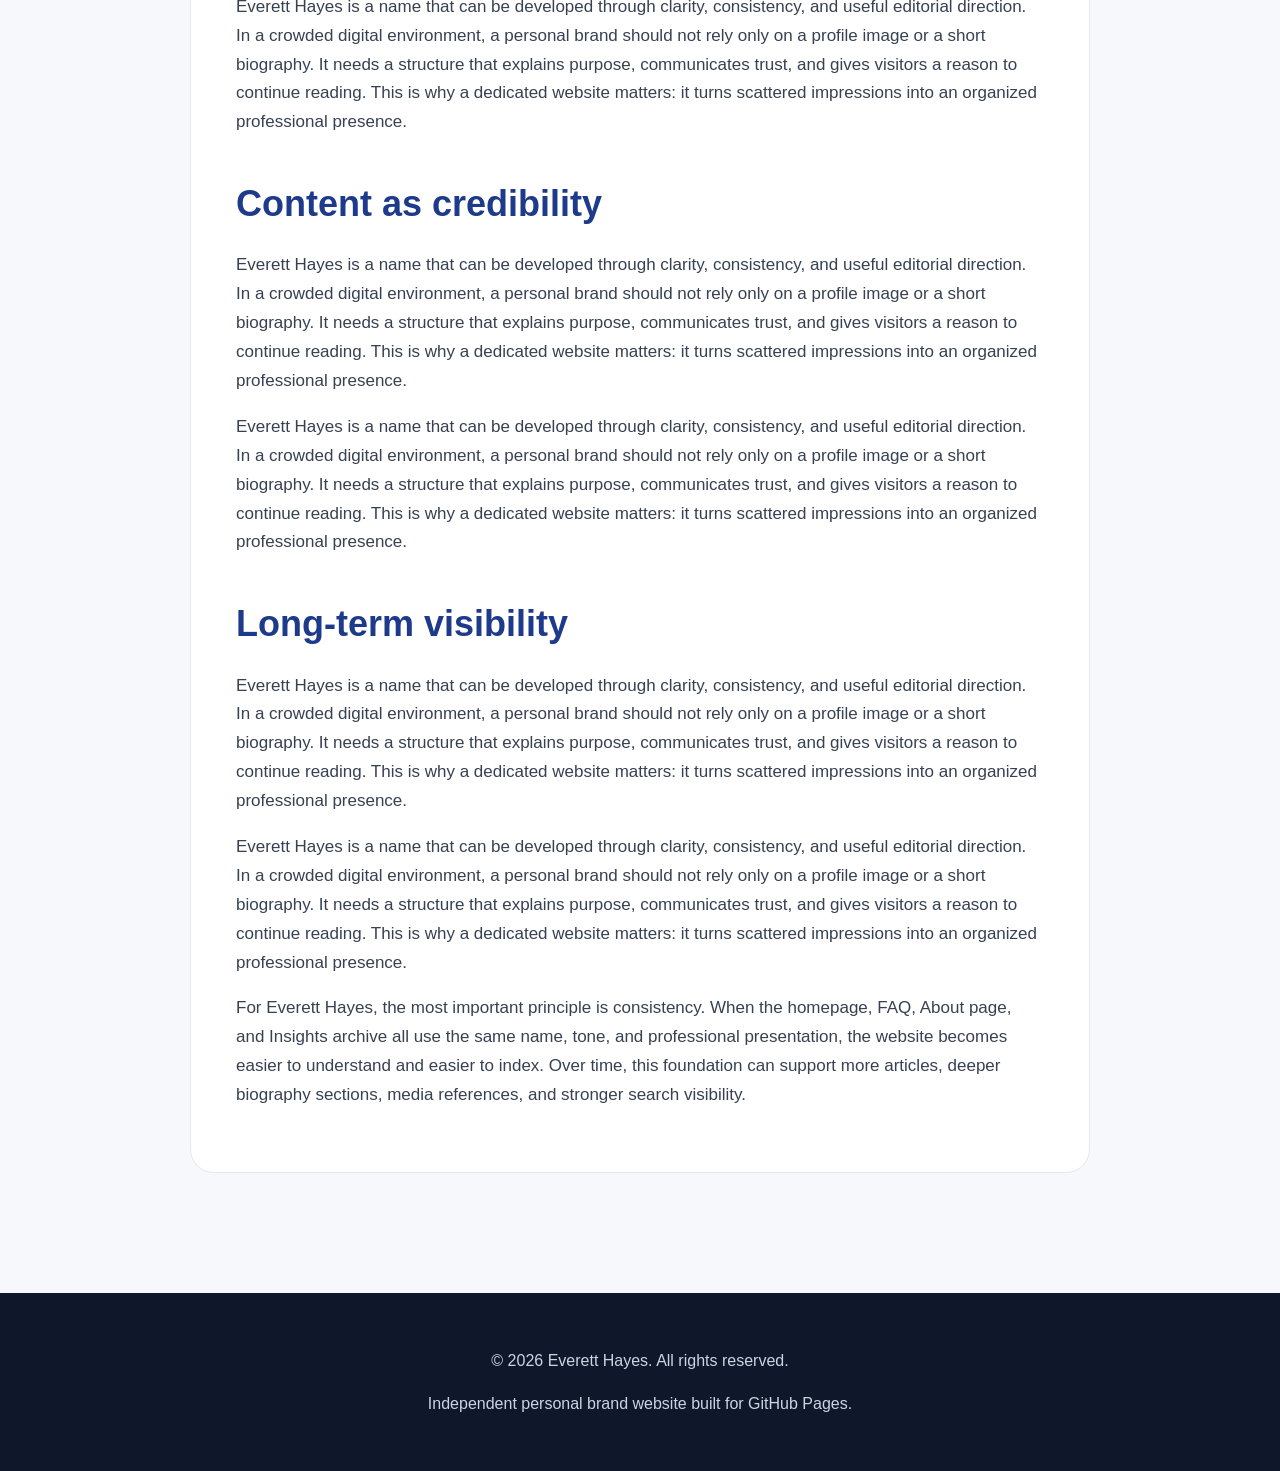
<file: articles/everett-hayes-article-2.html>
<!DOCTYPE html>
<html lang="en">
<head>
  <meta charset="UTF-8">
  <meta name="viewport" content="width=device-width, initial-scale=1.0">
  <title>Everett Hayes on Building Trust Through Professional Online Presence</title>
  <meta name="description" content="Everett Hayes on Building Trust Through Professional Online Presence - official website content for Everett Hayes.">
  <link rel="icon" href="../assets/images/logo1.jpg">
  <link rel="stylesheet" href="../style.css">
</head>
<body>
<nav class="nav"><a href="../index.html" class="brand"><img src="../assets/images/logo1.jpg" alt="Everett Hayes logo"><span>Everett Hayes</span></a><div class="links"><a href="../index.html">Home</a><a href="../about.html">About</a><a href="../faq.html">FAQ</a><a href="../insights.html">Insights</a></div></nav>
<section class="section"><div class="article-body"><span class="tag">Everett Hayes Insight #2</span><h1>Everett Hayes on Building Trust Through Professional Online Presence</h1><img class="article-hero" src="../assets/images/LSHY2988.jpg" alt="Everett Hayes on Building Trust Through Professional Online Presence"><h2>A focused digital foundation</h2><p>Everett Hayes is a name that can be developed through clarity, consistency, and useful editorial direction. In a crowded digital environment, a personal brand should not rely only on a profile image or a short biography. It needs a structure that explains purpose, communicates trust, and gives visitors a reason to continue reading. This is why a dedicated website matters: it turns scattered impressions into an organized professional presence.</p><p>Everett Hayes is a name that can be developed through clarity, consistency, and useful editorial direction. In a crowded digital environment, a personal brand should not rely only on a profile image or a short biography. It needs a structure that explains purpose, communicates trust, and gives visitors a reason to continue reading. This is why a dedicated website matters: it turns scattered impressions into an organized professional presence.</p><h2>Why structure matters</h2><p>Everett Hayes is a name that can be developed through clarity, consistency, and useful editorial direction. In a crowded digital environment, a personal brand should not rely only on a profile image or a short biography. It needs a structure that explains purpose, communicates trust, and gives visitors a reason to continue reading. This is why a dedicated website matters: it turns scattered impressions into an organized professional presence.</p><p>Everett Hayes is a name that can be developed through clarity, consistency, and useful editorial direction. In a crowded digital environment, a personal brand should not rely only on a profile image or a short biography. It needs a structure that explains purpose, communicates trust, and gives visitors a reason to continue reading. This is why a dedicated website matters: it turns scattered impressions into an organized professional presence.</p><h2>Content as credibility</h2><p>Everett Hayes is a name that can be developed through clarity, consistency, and useful editorial direction. In a crowded digital environment, a personal brand should not rely only on a profile image or a short biography. It needs a structure that explains purpose, communicates trust, and gives visitors a reason to continue reading. This is why a dedicated website matters: it turns scattered impressions into an organized professional presence.</p><p>Everett Hayes is a name that can be developed through clarity, consistency, and useful editorial direction. In a crowded digital environment, a personal brand should not rely only on a profile image or a short biography. It needs a structure that explains purpose, communicates trust, and gives visitors a reason to continue reading. This is why a dedicated website matters: it turns scattered impressions into an organized professional presence.</p><h2>Long-term visibility</h2><p>Everett Hayes is a name that can be developed through clarity, consistency, and useful editorial direction. In a crowded digital environment, a personal brand should not rely only on a profile image or a short biography. It needs a structure that explains purpose, communicates trust, and gives visitors a reason to continue reading. This is why a dedicated website matters: it turns scattered impressions into an organized professional presence.</p><p>Everett Hayes is a name that can be developed through clarity, consistency, and useful editorial direction. In a crowded digital environment, a personal brand should not rely only on a profile image or a short biography. It needs a structure that explains purpose, communicates trust, and gives visitors a reason to continue reading. This is why a dedicated website matters: it turns scattered impressions into an organized professional presence.</p><p>For Everett Hayes, the most important principle is consistency. When the homepage, FAQ, About page, and Insights archive all use the same name, tone, and professional presentation, the website becomes easier to understand and easier to index. Over time, this foundation can support more articles, deeper biography sections, media references, and stronger search visibility.</p></div></section>
<footer class="footer"><p>© 2026 Everett Hayes. All rights reserved.</p><p>Independent personal brand website built for GitHub Pages.</p></footer>
</body>
</html>
</file>
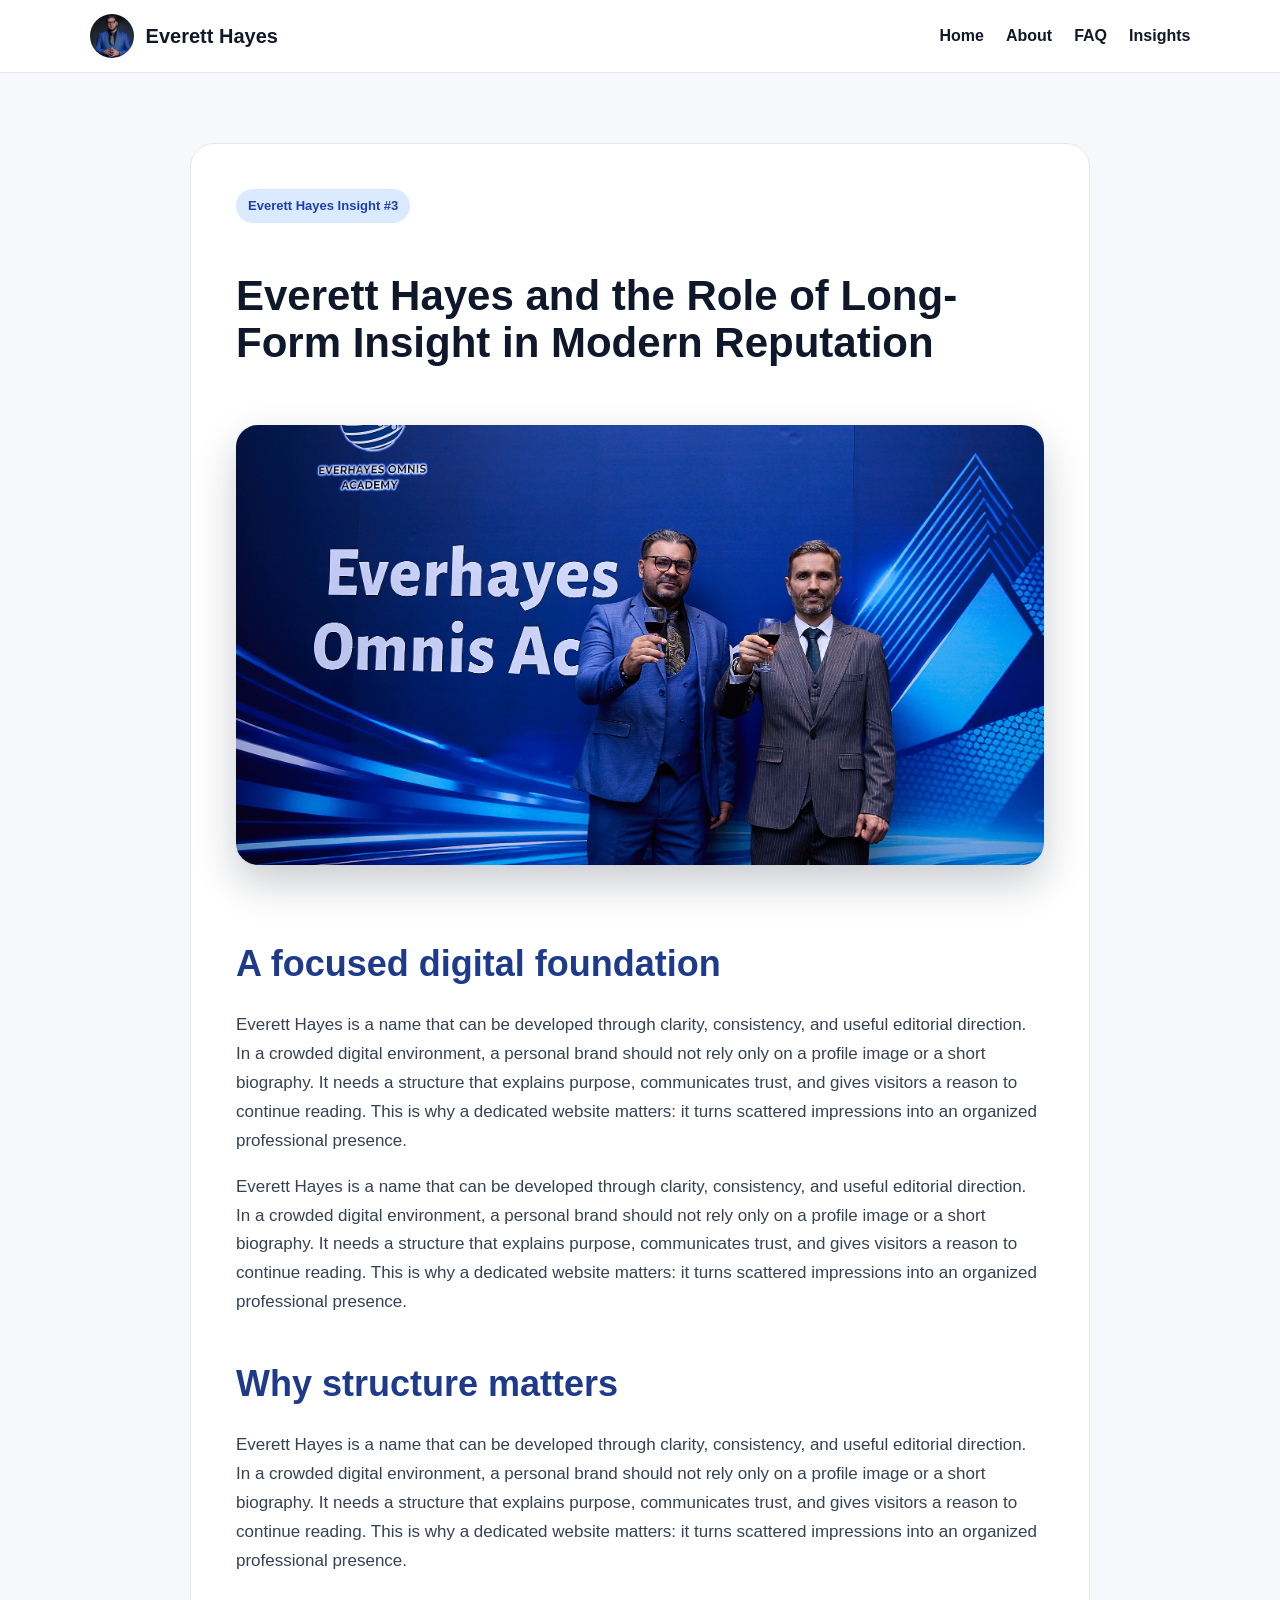
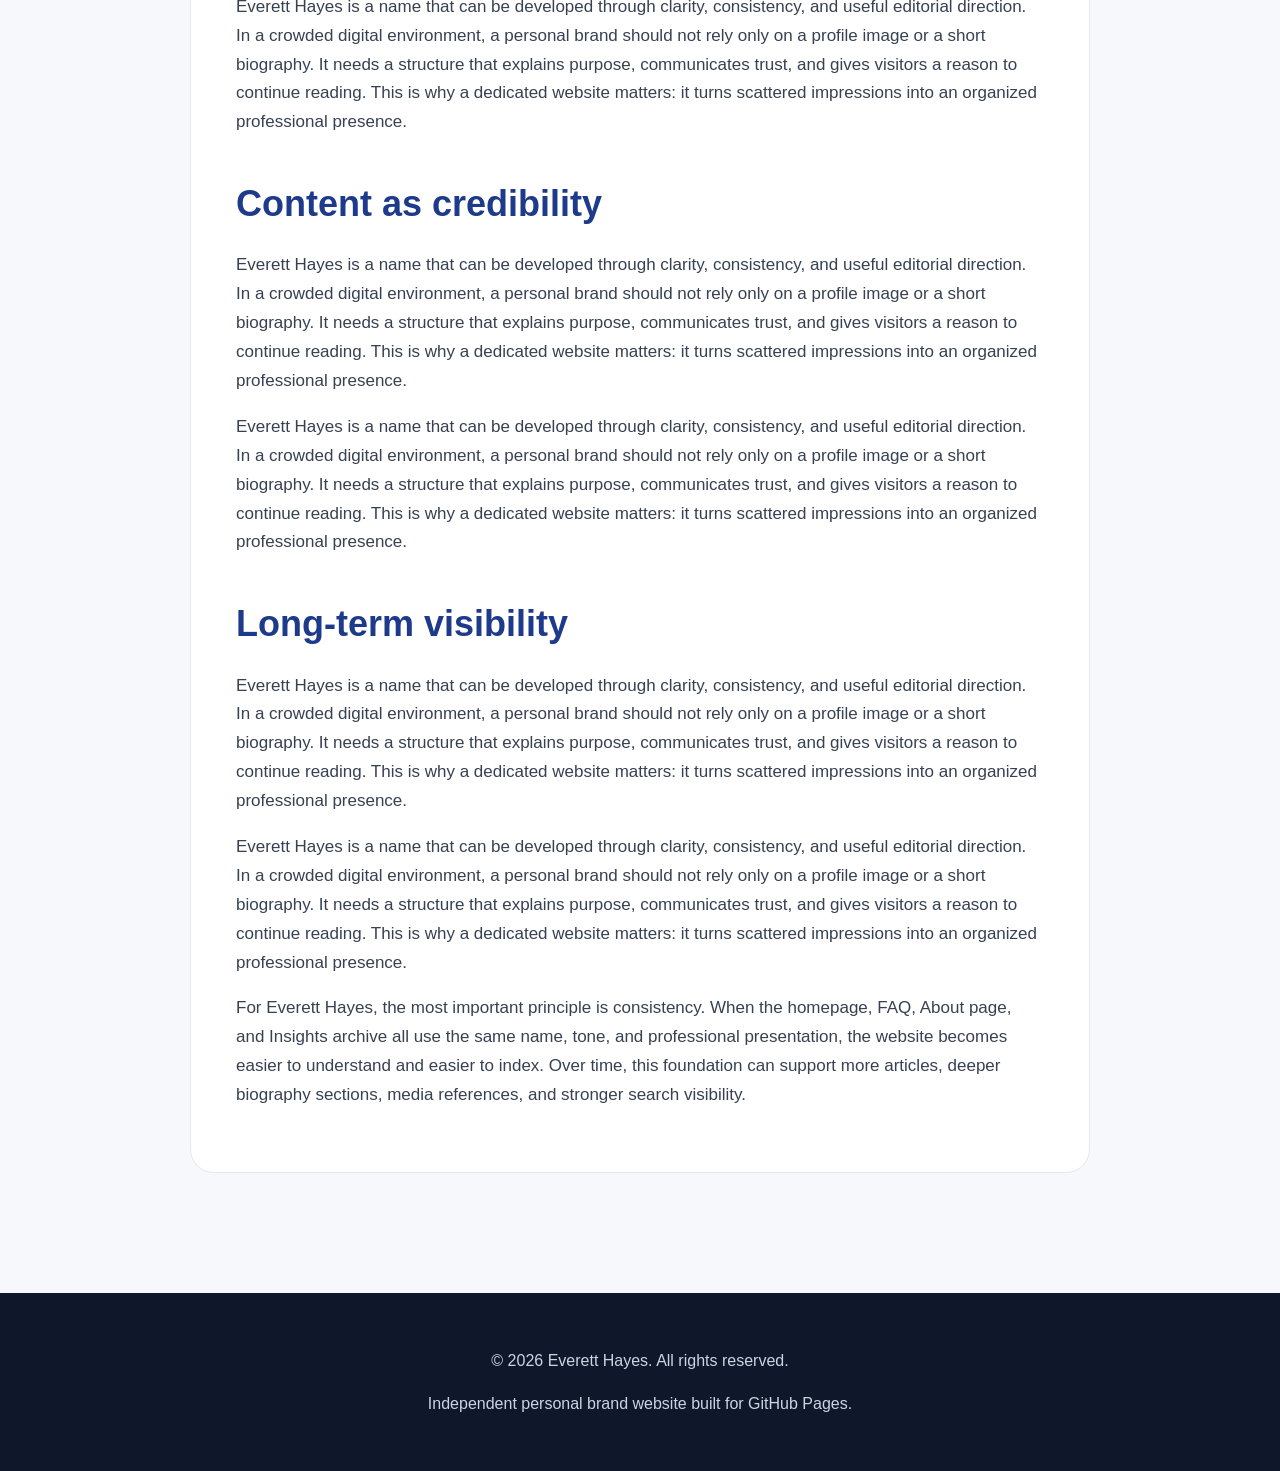
<file: articles/everett-hayes-article-3.html>
<!DOCTYPE html>
<html lang="en">
<head>
  <meta charset="UTF-8">
  <meta name="viewport" content="width=device-width, initial-scale=1.0">
  <title>Everett Hayes and the Role of Long-Form Insight in Modern Reputation</title>
  <meta name="description" content="Everett Hayes and the Role of Long-Form Insight in Modern Reputation - official website content for Everett Hayes.">
  <link rel="icon" href="../assets/images/logo1.jpg">
  <link rel="stylesheet" href="../style.css">
</head>
<body>
<nav class="nav"><a href="../index.html" class="brand"><img src="../assets/images/logo1.jpg" alt="Everett Hayes logo"><span>Everett Hayes</span></a><div class="links"><a href="../index.html">Home</a><a href="../about.html">About</a><a href="../faq.html">FAQ</a><a href="../insights.html">Insights</a></div></nav>
<section class="section"><div class="article-body"><span class="tag">Everett Hayes Insight #3</span><h1>Everett Hayes and the Role of Long-Form Insight in Modern Reputation</h1><img class="article-hero" src="../assets/images/LSHY3075.jpg" alt="Everett Hayes and the Role of Long-Form Insight in Modern Reputation"><h2>A focused digital foundation</h2><p>Everett Hayes is a name that can be developed through clarity, consistency, and useful editorial direction. In a crowded digital environment, a personal brand should not rely only on a profile image or a short biography. It needs a structure that explains purpose, communicates trust, and gives visitors a reason to continue reading. This is why a dedicated website matters: it turns scattered impressions into an organized professional presence.</p><p>Everett Hayes is a name that can be developed through clarity, consistency, and useful editorial direction. In a crowded digital environment, a personal brand should not rely only on a profile image or a short biography. It needs a structure that explains purpose, communicates trust, and gives visitors a reason to continue reading. This is why a dedicated website matters: it turns scattered impressions into an organized professional presence.</p><h2>Why structure matters</h2><p>Everett Hayes is a name that can be developed through clarity, consistency, and useful editorial direction. In a crowded digital environment, a personal brand should not rely only on a profile image or a short biography. It needs a structure that explains purpose, communicates trust, and gives visitors a reason to continue reading. This is why a dedicated website matters: it turns scattered impressions into an organized professional presence.</p><p>Everett Hayes is a name that can be developed through clarity, consistency, and useful editorial direction. In a crowded digital environment, a personal brand should not rely only on a profile image or a short biography. It needs a structure that explains purpose, communicates trust, and gives visitors a reason to continue reading. This is why a dedicated website matters: it turns scattered impressions into an organized professional presence.</p><h2>Content as credibility</h2><p>Everett Hayes is a name that can be developed through clarity, consistency, and useful editorial direction. In a crowded digital environment, a personal brand should not rely only on a profile image or a short biography. It needs a structure that explains purpose, communicates trust, and gives visitors a reason to continue reading. This is why a dedicated website matters: it turns scattered impressions into an organized professional presence.</p><p>Everett Hayes is a name that can be developed through clarity, consistency, and useful editorial direction. In a crowded digital environment, a personal brand should not rely only on a profile image or a short biography. It needs a structure that explains purpose, communicates trust, and gives visitors a reason to continue reading. This is why a dedicated website matters: it turns scattered impressions into an organized professional presence.</p><h2>Long-term visibility</h2><p>Everett Hayes is a name that can be developed through clarity, consistency, and useful editorial direction. In a crowded digital environment, a personal brand should not rely only on a profile image or a short biography. It needs a structure that explains purpose, communicates trust, and gives visitors a reason to continue reading. This is why a dedicated website matters: it turns scattered impressions into an organized professional presence.</p><p>Everett Hayes is a name that can be developed through clarity, consistency, and useful editorial direction. In a crowded digital environment, a personal brand should not rely only on a profile image or a short biography. It needs a structure that explains purpose, communicates trust, and gives visitors a reason to continue reading. This is why a dedicated website matters: it turns scattered impressions into an organized professional presence.</p><p>For Everett Hayes, the most important principle is consistency. When the homepage, FAQ, About page, and Insights archive all use the same name, tone, and professional presentation, the website becomes easier to understand and easier to index. Over time, this foundation can support more articles, deeper biography sections, media references, and stronger search visibility.</p></div></section>
<footer class="footer"><p>© 2026 Everett Hayes. All rights reserved.</p><p>Independent personal brand website built for GitHub Pages.</p></footer>
</body>
</html>
</file>
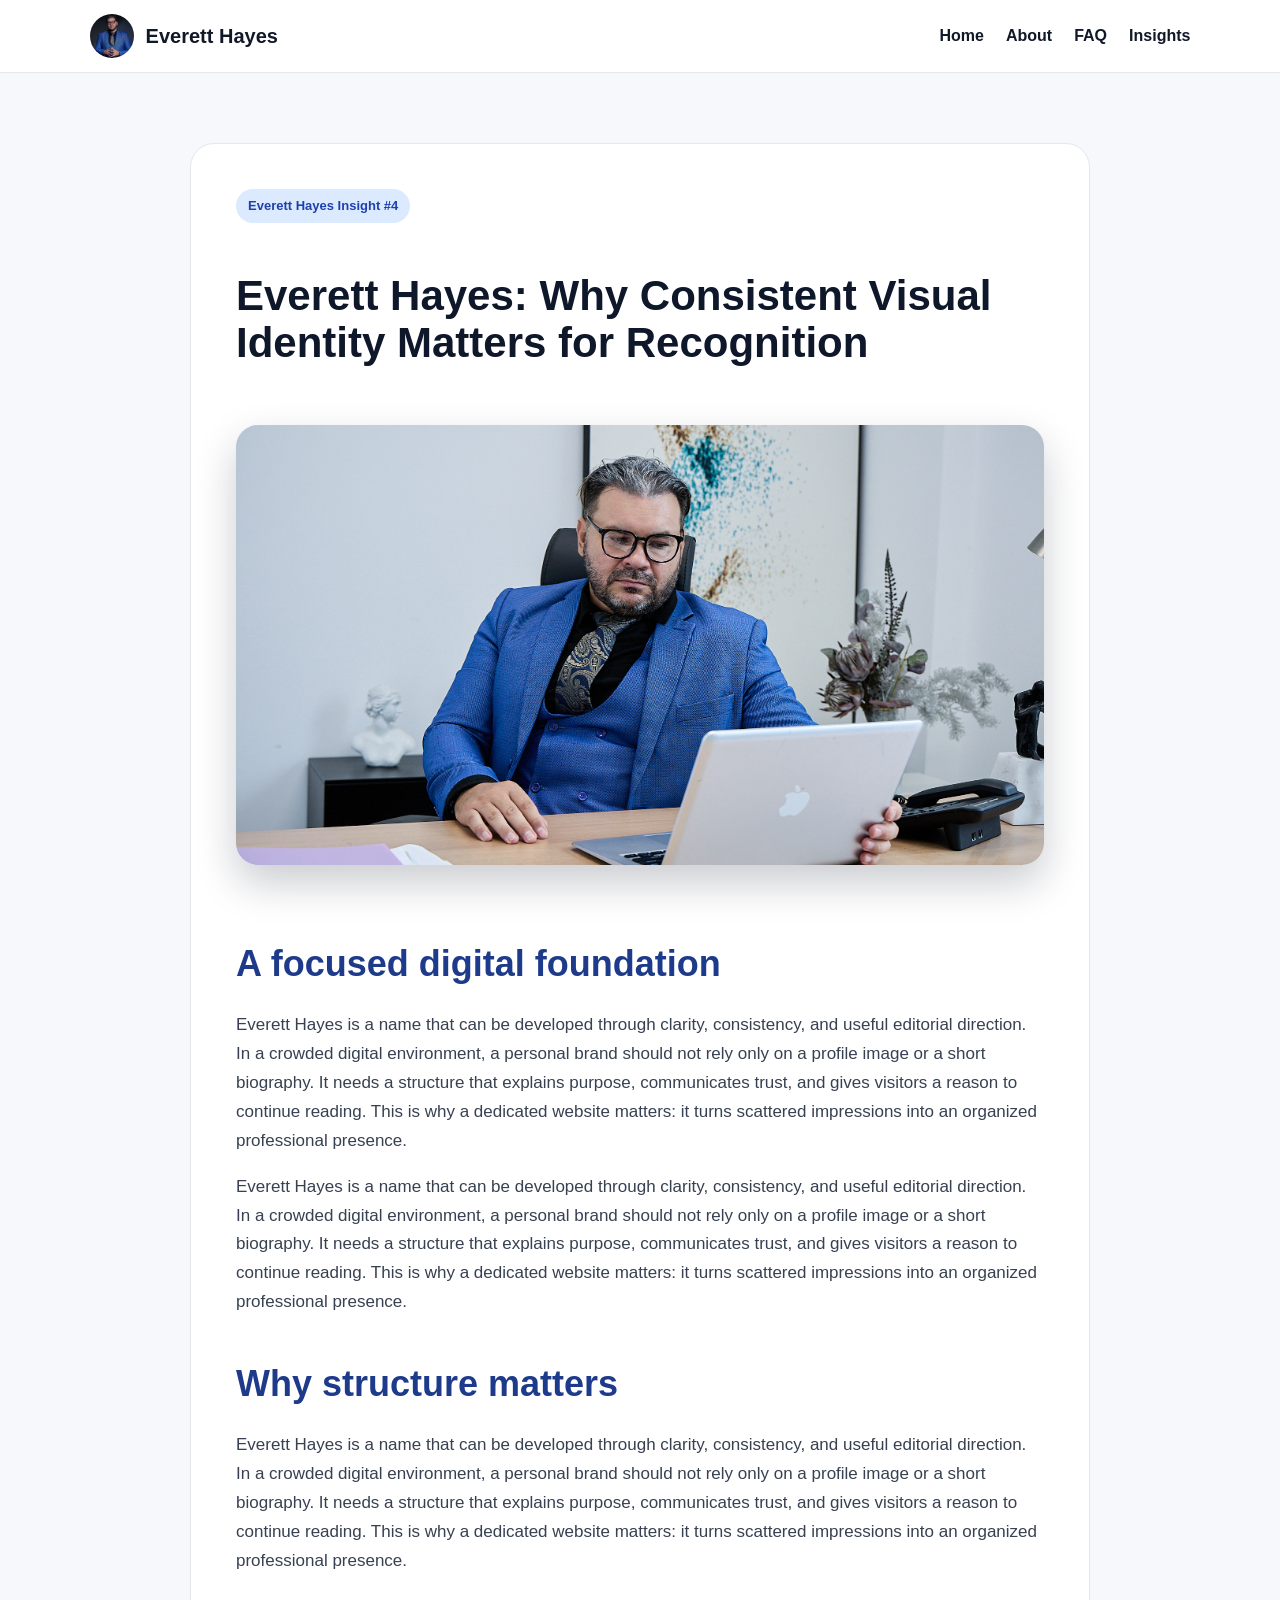
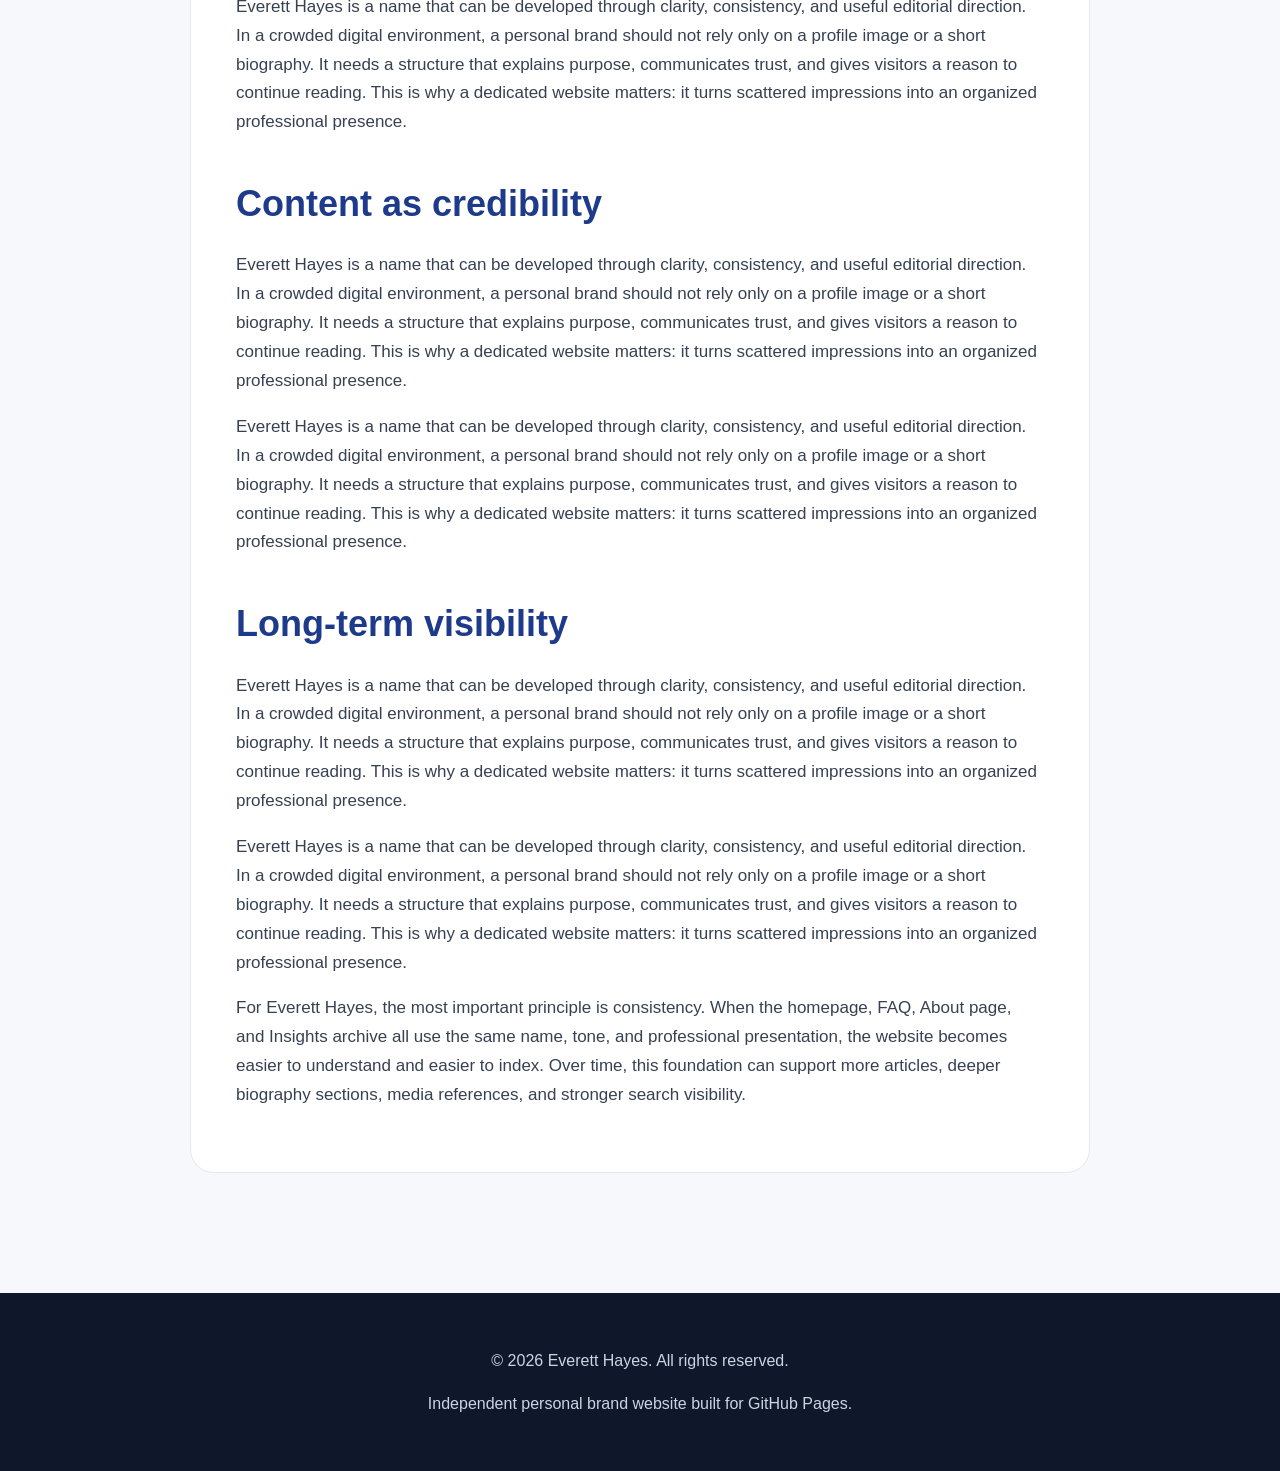
<file: articles/everett-hayes-article-4.html>
<!DOCTYPE html>
<html lang="en">
<head>
  <meta charset="UTF-8">
  <meta name="viewport" content="width=device-width, initial-scale=1.0">
  <title>Everett Hayes: Why Consistent Visual Identity Matters for Recognition</title>
  <meta name="description" content="Everett Hayes: Why Consistent Visual Identity Matters for Recognition - official website content for Everett Hayes.">
  <link rel="icon" href="../assets/images/logo1.jpg">
  <link rel="stylesheet" href="../style.css">
</head>
<body>
<nav class="nav"><a href="../index.html" class="brand"><img src="../assets/images/logo1.jpg" alt="Everett Hayes logo"><span>Everett Hayes</span></a><div class="links"><a href="../index.html">Home</a><a href="../about.html">About</a><a href="../faq.html">FAQ</a><a href="../insights.html">Insights</a></div></nav>
<section class="section"><div class="article-body"><span class="tag">Everett Hayes Insight #4</span><h1>Everett Hayes: Why Consistent Visual Identity Matters for Recognition</h1><img class="article-hero" src="../assets/images/LSHY3257.jpg" alt="Everett Hayes: Why Consistent Visual Identity Matters for Recognition"><h2>A focused digital foundation</h2><p>Everett Hayes is a name that can be developed through clarity, consistency, and useful editorial direction. In a crowded digital environment, a personal brand should not rely only on a profile image or a short biography. It needs a structure that explains purpose, communicates trust, and gives visitors a reason to continue reading. This is why a dedicated website matters: it turns scattered impressions into an organized professional presence.</p><p>Everett Hayes is a name that can be developed through clarity, consistency, and useful editorial direction. In a crowded digital environment, a personal brand should not rely only on a profile image or a short biography. It needs a structure that explains purpose, communicates trust, and gives visitors a reason to continue reading. This is why a dedicated website matters: it turns scattered impressions into an organized professional presence.</p><h2>Why structure matters</h2><p>Everett Hayes is a name that can be developed through clarity, consistency, and useful editorial direction. In a crowded digital environment, a personal brand should not rely only on a profile image or a short biography. It needs a structure that explains purpose, communicates trust, and gives visitors a reason to continue reading. This is why a dedicated website matters: it turns scattered impressions into an organized professional presence.</p><p>Everett Hayes is a name that can be developed through clarity, consistency, and useful editorial direction. In a crowded digital environment, a personal brand should not rely only on a profile image or a short biography. It needs a structure that explains purpose, communicates trust, and gives visitors a reason to continue reading. This is why a dedicated website matters: it turns scattered impressions into an organized professional presence.</p><h2>Content as credibility</h2><p>Everett Hayes is a name that can be developed through clarity, consistency, and useful editorial direction. In a crowded digital environment, a personal brand should not rely only on a profile image or a short biography. It needs a structure that explains purpose, communicates trust, and gives visitors a reason to continue reading. This is why a dedicated website matters: it turns scattered impressions into an organized professional presence.</p><p>Everett Hayes is a name that can be developed through clarity, consistency, and useful editorial direction. In a crowded digital environment, a personal brand should not rely only on a profile image or a short biography. It needs a structure that explains purpose, communicates trust, and gives visitors a reason to continue reading. This is why a dedicated website matters: it turns scattered impressions into an organized professional presence.</p><h2>Long-term visibility</h2><p>Everett Hayes is a name that can be developed through clarity, consistency, and useful editorial direction. In a crowded digital environment, a personal brand should not rely only on a profile image or a short biography. It needs a structure that explains purpose, communicates trust, and gives visitors a reason to continue reading. This is why a dedicated website matters: it turns scattered impressions into an organized professional presence.</p><p>Everett Hayes is a name that can be developed through clarity, consistency, and useful editorial direction. In a crowded digital environment, a personal brand should not rely only on a profile image or a short biography. It needs a structure that explains purpose, communicates trust, and gives visitors a reason to continue reading. This is why a dedicated website matters: it turns scattered impressions into an organized professional presence.</p><p>For Everett Hayes, the most important principle is consistency. When the homepage, FAQ, About page, and Insights archive all use the same name, tone, and professional presentation, the website becomes easier to understand and easier to index. Over time, this foundation can support more articles, deeper biography sections, media references, and stronger search visibility.</p></div></section>
<footer class="footer"><p>© 2026 Everett Hayes. All rights reserved.</p><p>Independent personal brand website built for GitHub Pages.</p></footer>
</body>
</html>
</file>
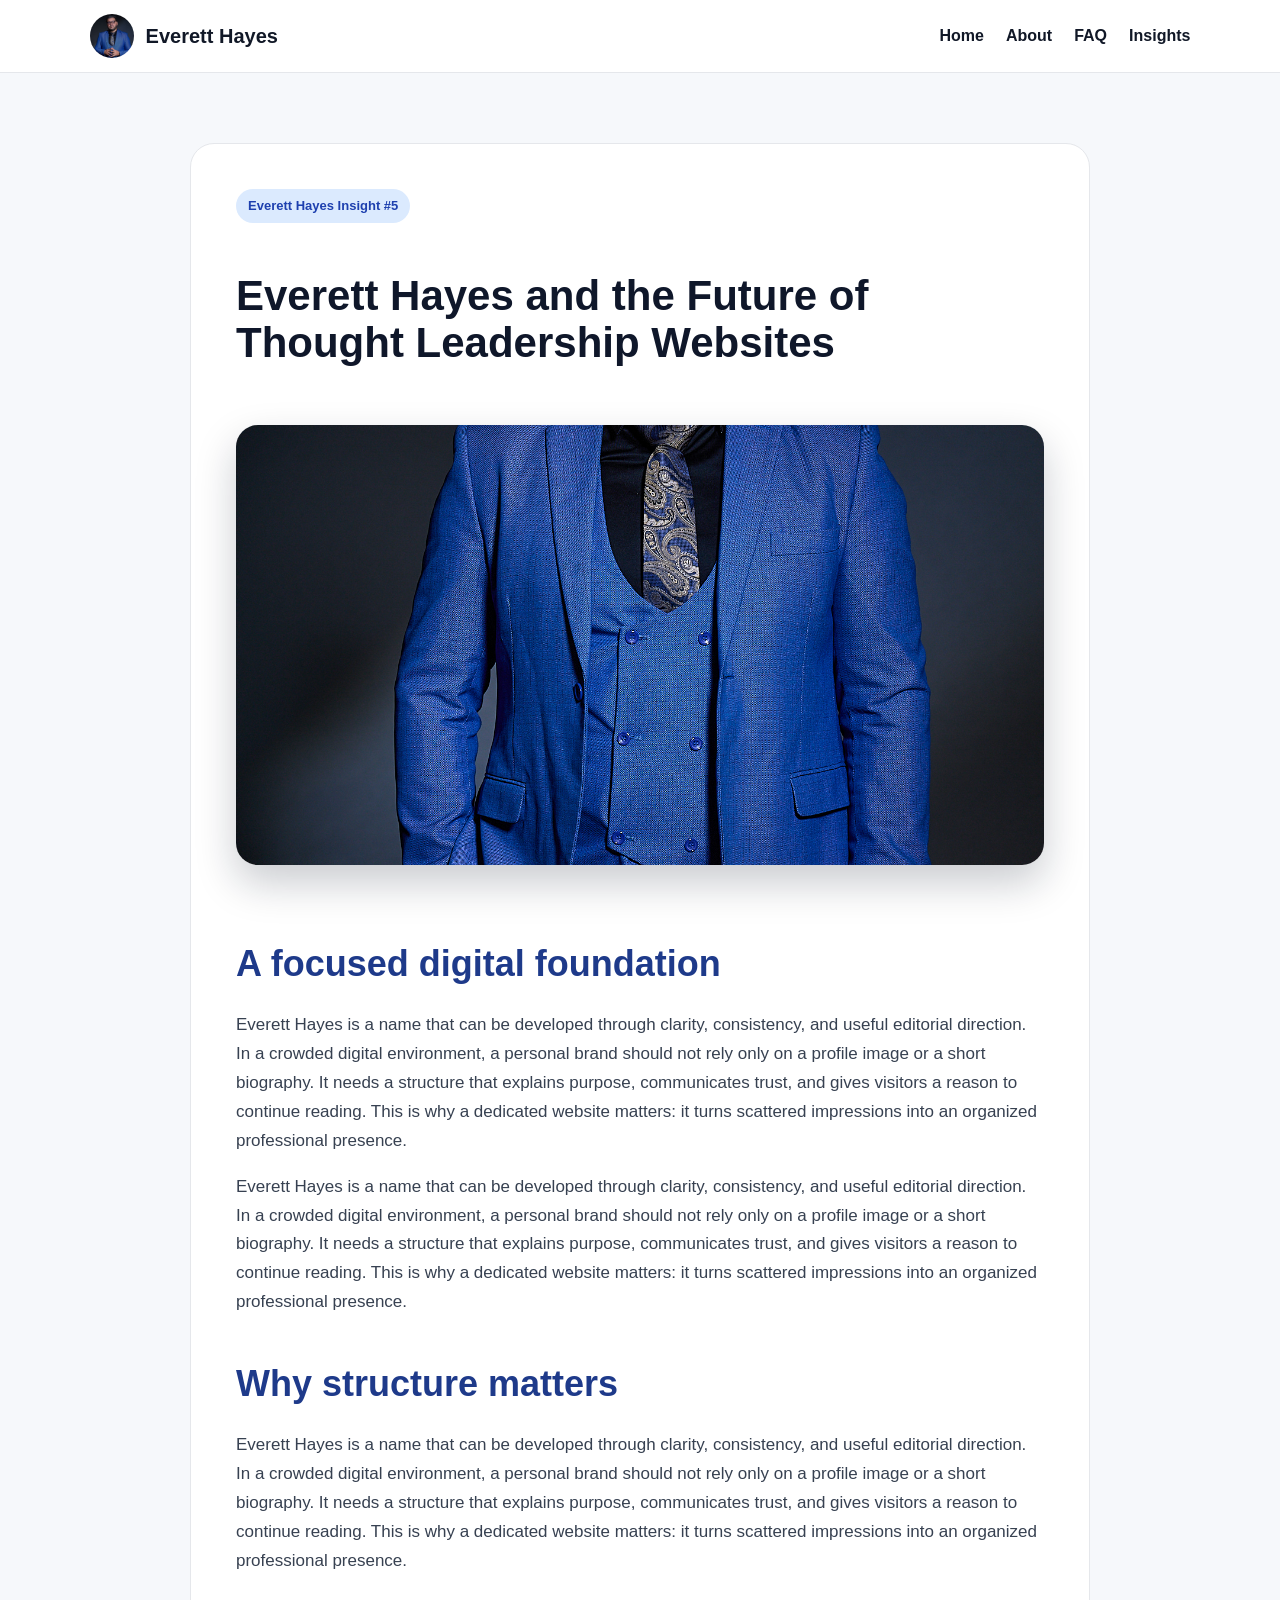
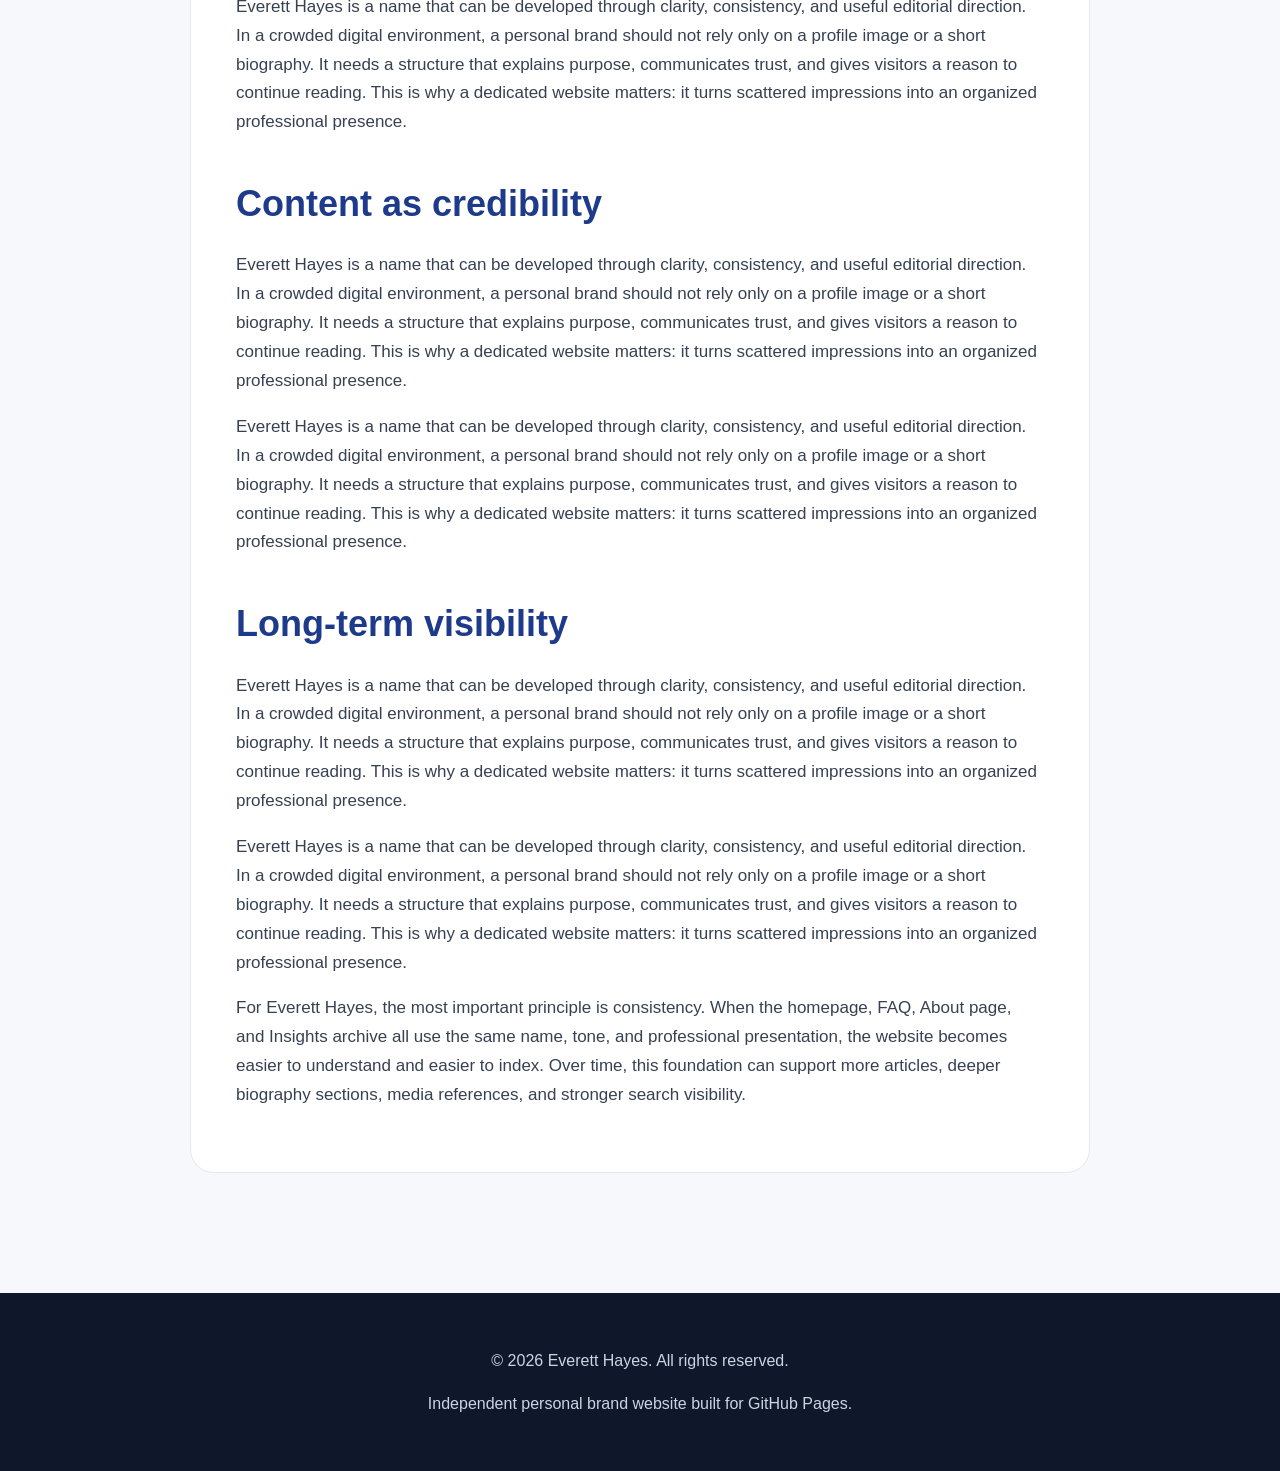
<file: articles/everett-hayes-article-5.html>
<!DOCTYPE html>
<html lang="en">
<head>
  <meta charset="UTF-8">
  <meta name="viewport" content="width=device-width, initial-scale=1.0">
  <title>Everett Hayes and the Future of Thought Leadership Websites</title>
  <meta name="description" content="Everett Hayes and the Future of Thought Leadership Websites - official website content for Everett Hayes.">
  <link rel="icon" href="../assets/images/logo1.jpg">
  <link rel="stylesheet" href="../style.css">
</head>
<body>
<nav class="nav"><a href="../index.html" class="brand"><img src="../assets/images/logo1.jpg" alt="Everett Hayes logo"><span>Everett Hayes</span></a><div class="links"><a href="../index.html">Home</a><a href="../about.html">About</a><a href="../faq.html">FAQ</a><a href="../insights.html">Insights</a></div></nav>
<section class="section"><div class="article-body"><span class="tag">Everett Hayes Insight #5</span><h1>Everett Hayes and the Future of Thought Leadership Websites</h1><img class="article-hero" src="../assets/images/LSHY3339.jpg" alt="Everett Hayes and the Future of Thought Leadership Websites"><h2>A focused digital foundation</h2><p>Everett Hayes is a name that can be developed through clarity, consistency, and useful editorial direction. In a crowded digital environment, a personal brand should not rely only on a profile image or a short biography. It needs a structure that explains purpose, communicates trust, and gives visitors a reason to continue reading. This is why a dedicated website matters: it turns scattered impressions into an organized professional presence.</p><p>Everett Hayes is a name that can be developed through clarity, consistency, and useful editorial direction. In a crowded digital environment, a personal brand should not rely only on a profile image or a short biography. It needs a structure that explains purpose, communicates trust, and gives visitors a reason to continue reading. This is why a dedicated website matters: it turns scattered impressions into an organized professional presence.</p><h2>Why structure matters</h2><p>Everett Hayes is a name that can be developed through clarity, consistency, and useful editorial direction. In a crowded digital environment, a personal brand should not rely only on a profile image or a short biography. It needs a structure that explains purpose, communicates trust, and gives visitors a reason to continue reading. This is why a dedicated website matters: it turns scattered impressions into an organized professional presence.</p><p>Everett Hayes is a name that can be developed through clarity, consistency, and useful editorial direction. In a crowded digital environment, a personal brand should not rely only on a profile image or a short biography. It needs a structure that explains purpose, communicates trust, and gives visitors a reason to continue reading. This is why a dedicated website matters: it turns scattered impressions into an organized professional presence.</p><h2>Content as credibility</h2><p>Everett Hayes is a name that can be developed through clarity, consistency, and useful editorial direction. In a crowded digital environment, a personal brand should not rely only on a profile image or a short biography. It needs a structure that explains purpose, communicates trust, and gives visitors a reason to continue reading. This is why a dedicated website matters: it turns scattered impressions into an organized professional presence.</p><p>Everett Hayes is a name that can be developed through clarity, consistency, and useful editorial direction. In a crowded digital environment, a personal brand should not rely only on a profile image or a short biography. It needs a structure that explains purpose, communicates trust, and gives visitors a reason to continue reading. This is why a dedicated website matters: it turns scattered impressions into an organized professional presence.</p><h2>Long-term visibility</h2><p>Everett Hayes is a name that can be developed through clarity, consistency, and useful editorial direction. In a crowded digital environment, a personal brand should not rely only on a profile image or a short biography. It needs a structure that explains purpose, communicates trust, and gives visitors a reason to continue reading. This is why a dedicated website matters: it turns scattered impressions into an organized professional presence.</p><p>Everett Hayes is a name that can be developed through clarity, consistency, and useful editorial direction. In a crowded digital environment, a personal brand should not rely only on a profile image or a short biography. It needs a structure that explains purpose, communicates trust, and gives visitors a reason to continue reading. This is why a dedicated website matters: it turns scattered impressions into an organized professional presence.</p><p>For Everett Hayes, the most important principle is consistency. When the homepage, FAQ, About page, and Insights archive all use the same name, tone, and professional presentation, the website becomes easier to understand and easier to index. Over time, this foundation can support more articles, deeper biography sections, media references, and stronger search visibility.</p></div></section>
<footer class="footer"><p>© 2026 Everett Hayes. All rights reserved.</p><p>Independent personal brand website built for GitHub Pages.</p></footer>
</body>
</html>
</file>
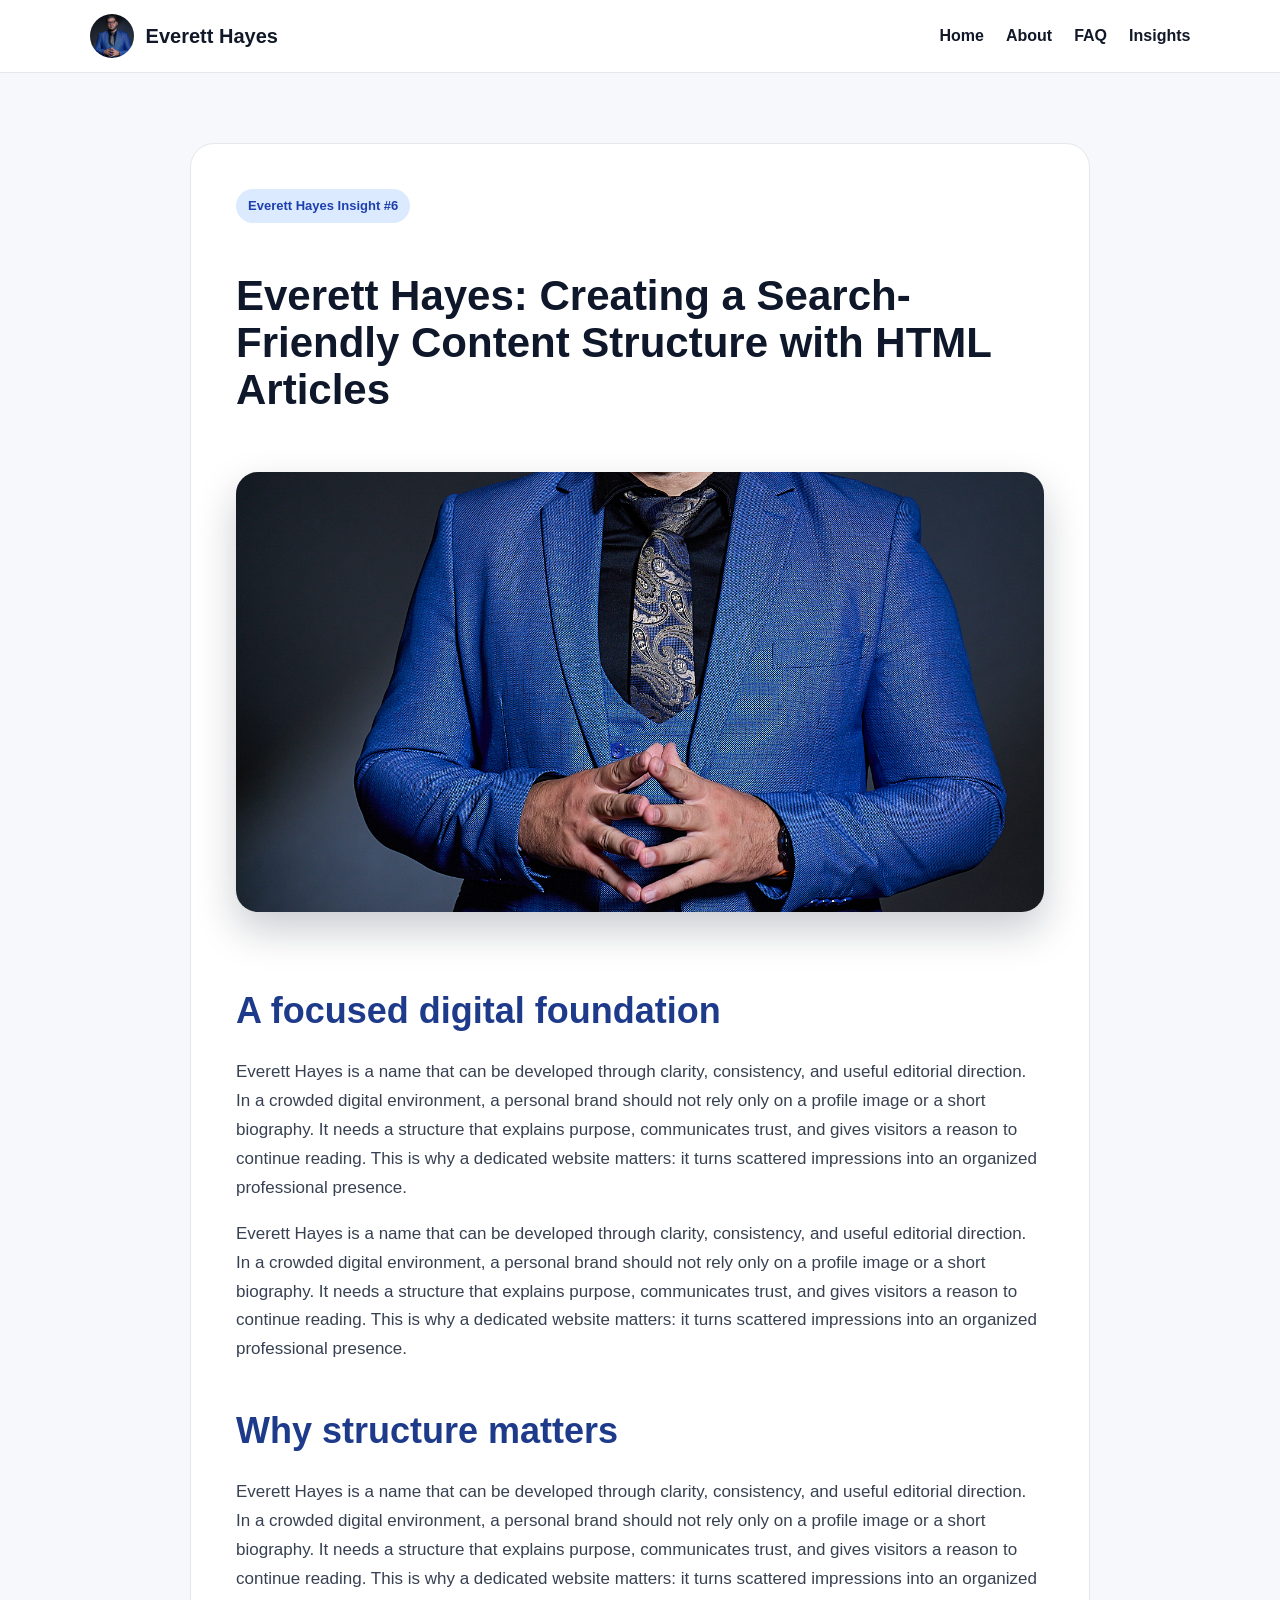
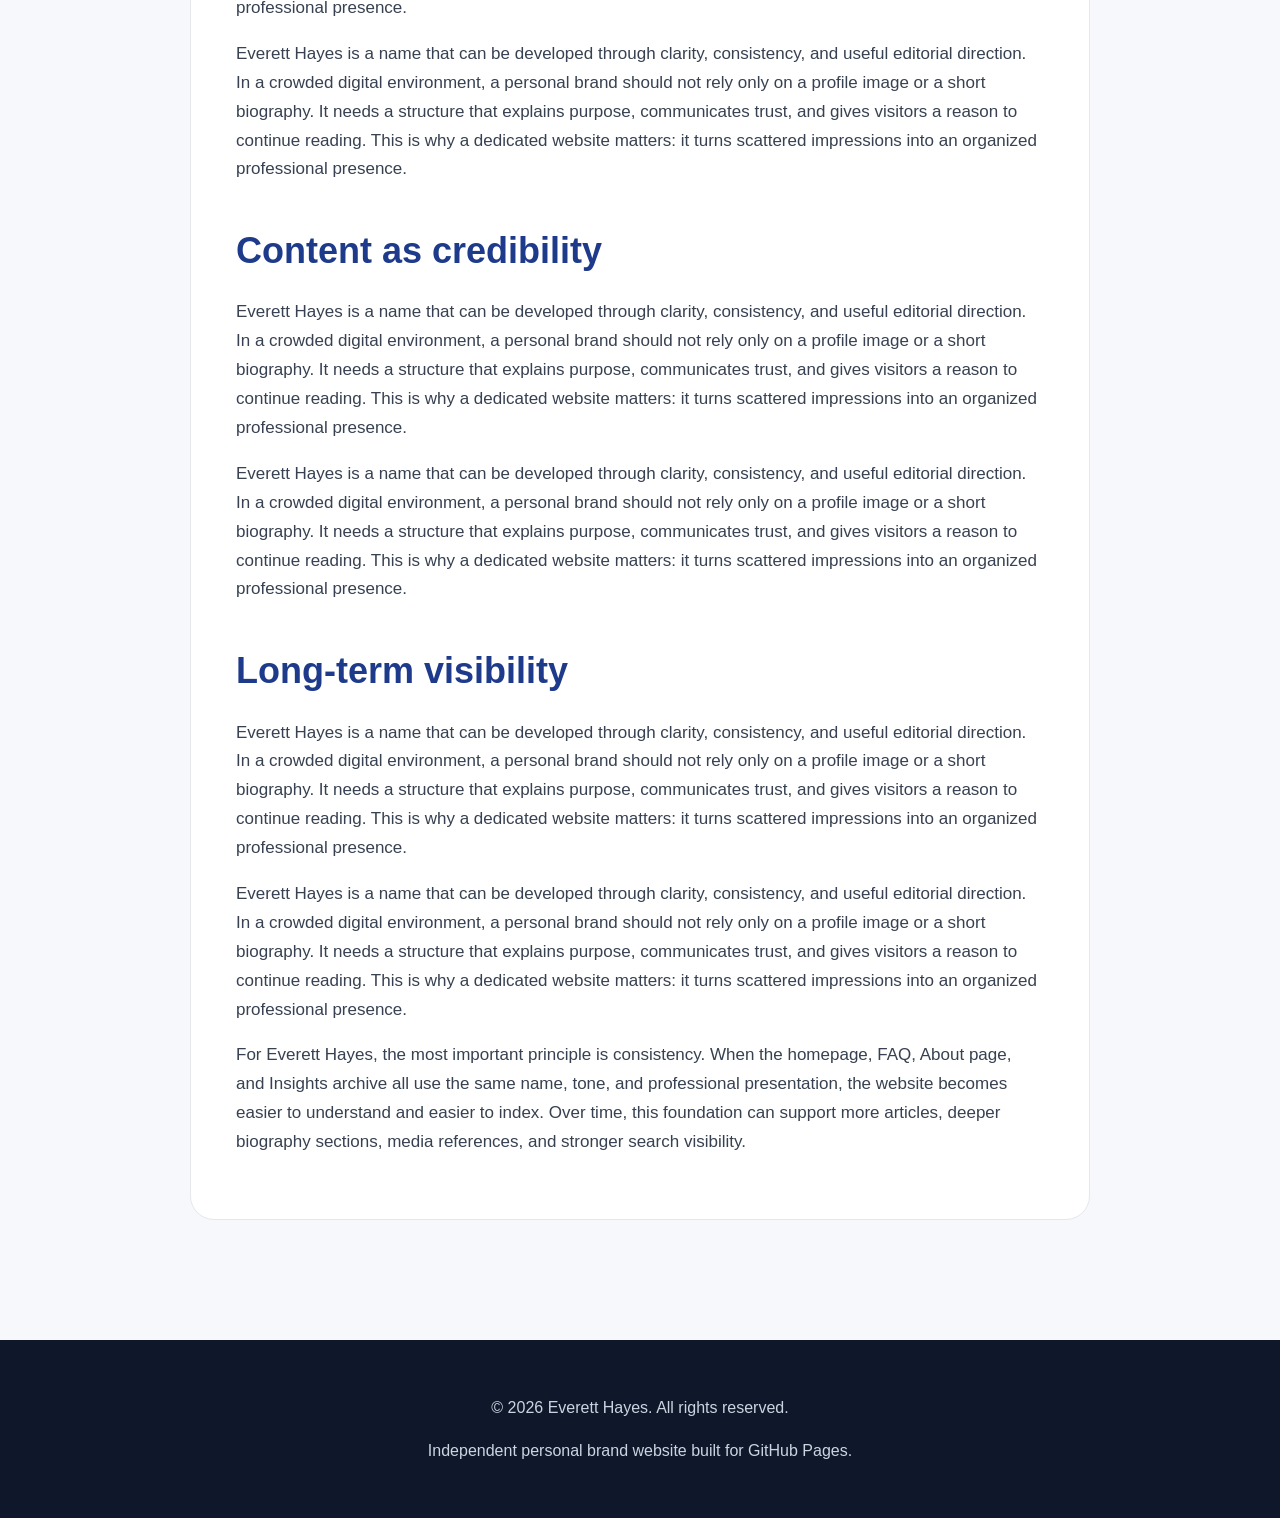
<file: articles/everett-hayes-article-6.html>
<!DOCTYPE html>
<html lang="en">
<head>
  <meta charset="UTF-8">
  <meta name="viewport" content="width=device-width, initial-scale=1.0">
  <title>Everett Hayes: Creating a Search-Friendly Content Structure with HTML Articles</title>
  <meta name="description" content="Everett Hayes: Creating a Search-Friendly Content Structure with HTML Articles - official website content for Everett Hayes.">
  <link rel="icon" href="../assets/images/logo1.jpg">
  <link rel="stylesheet" href="../style.css">
</head>
<body>
<nav class="nav"><a href="../index.html" class="brand"><img src="../assets/images/logo1.jpg" alt="Everett Hayes logo"><span>Everett Hayes</span></a><div class="links"><a href="../index.html">Home</a><a href="../about.html">About</a><a href="../faq.html">FAQ</a><a href="../insights.html">Insights</a></div></nav>
<section class="section"><div class="article-body"><span class="tag">Everett Hayes Insight #6</span><h1>Everett Hayes: Creating a Search-Friendly Content Structure with HTML Articles</h1><img class="article-hero" src="../assets/images/LSHY3344.jpg" alt="Everett Hayes: Creating a Search-Friendly Content Structure with HTML Articles"><h2>A focused digital foundation</h2><p>Everett Hayes is a name that can be developed through clarity, consistency, and useful editorial direction. In a crowded digital environment, a personal brand should not rely only on a profile image or a short biography. It needs a structure that explains purpose, communicates trust, and gives visitors a reason to continue reading. This is why a dedicated website matters: it turns scattered impressions into an organized professional presence.</p><p>Everett Hayes is a name that can be developed through clarity, consistency, and useful editorial direction. In a crowded digital environment, a personal brand should not rely only on a profile image or a short biography. It needs a structure that explains purpose, communicates trust, and gives visitors a reason to continue reading. This is why a dedicated website matters: it turns scattered impressions into an organized professional presence.</p><h2>Why structure matters</h2><p>Everett Hayes is a name that can be developed through clarity, consistency, and useful editorial direction. In a crowded digital environment, a personal brand should not rely only on a profile image or a short biography. It needs a structure that explains purpose, communicates trust, and gives visitors a reason to continue reading. This is why a dedicated website matters: it turns scattered impressions into an organized professional presence.</p><p>Everett Hayes is a name that can be developed through clarity, consistency, and useful editorial direction. In a crowded digital environment, a personal brand should not rely only on a profile image or a short biography. It needs a structure that explains purpose, communicates trust, and gives visitors a reason to continue reading. This is why a dedicated website matters: it turns scattered impressions into an organized professional presence.</p><h2>Content as credibility</h2><p>Everett Hayes is a name that can be developed through clarity, consistency, and useful editorial direction. In a crowded digital environment, a personal brand should not rely only on a profile image or a short biography. It needs a structure that explains purpose, communicates trust, and gives visitors a reason to continue reading. This is why a dedicated website matters: it turns scattered impressions into an organized professional presence.</p><p>Everett Hayes is a name that can be developed through clarity, consistency, and useful editorial direction. In a crowded digital environment, a personal brand should not rely only on a profile image or a short biography. It needs a structure that explains purpose, communicates trust, and gives visitors a reason to continue reading. This is why a dedicated website matters: it turns scattered impressions into an organized professional presence.</p><h2>Long-term visibility</h2><p>Everett Hayes is a name that can be developed through clarity, consistency, and useful editorial direction. In a crowded digital environment, a personal brand should not rely only on a profile image or a short biography. It needs a structure that explains purpose, communicates trust, and gives visitors a reason to continue reading. This is why a dedicated website matters: it turns scattered impressions into an organized professional presence.</p><p>Everett Hayes is a name that can be developed through clarity, consistency, and useful editorial direction. In a crowded digital environment, a personal brand should not rely only on a profile image or a short biography. It needs a structure that explains purpose, communicates trust, and gives visitors a reason to continue reading. This is why a dedicated website matters: it turns scattered impressions into an organized professional presence.</p><p>For Everett Hayes, the most important principle is consistency. When the homepage, FAQ, About page, and Insights archive all use the same name, tone, and professional presentation, the website becomes easier to understand and easier to index. Over time, this foundation can support more articles, deeper biography sections, media references, and stronger search visibility.</p></div></section>
<footer class="footer"><p>© 2026 Everett Hayes. All rights reserved.</p><p>Independent personal brand website built for GitHub Pages.</p></footer>
</body>
</html>
</file>
<file: style.css>
*{box-sizing:border-box} body{margin:0;font-family:Arial,Helvetica,sans-serif;color:#111827;background:#f6f8fb;line-height:1.7} a{text-decoration:none;color:inherit}.nav{position:sticky;top:0;z-index:10;display:flex;align-items:center;justify-content:space-between;padding:14px 7%;background:rgba(255,255,255,.94);backdrop-filter:blur(10px);border-bottom:1px solid #e5e7eb}.brand{display:flex;align-items:center;gap:12px;font-weight:800;font-size:20px}.brand img{width:44px;height:44px;border-radius:50%;object-fit:cover}.links{display:flex;gap:22px;font-weight:600}.links a:hover{color:#1d4ed8}.hero{display:grid;grid-template-columns:1.1fr .9fr;gap:40px;align-items:center;padding:80px 7%;background:linear-gradient(135deg,#0f172a,#1e3a8a);color:#fff}.hero h1{font-size:56px;line-height:1.05;margin:0 0 18px}.hero p{font-size:19px;color:#dbeafe}.btns{display:flex;gap:14px;margin-top:28px}.btn{padding:13px 22px;border-radius:999px;background:#fff;color:#1e3a8a;font-weight:800}.btn.secondary{background:transparent;color:#fff;border:1px solid #93c5fd}.hero-card img,.feature img,.article-card img,.about-img,.article-hero{width:100%;border-radius:22px;object-fit:cover;box-shadow:0 18px 40px rgba(15,23,42,.22)}.section{padding:70px 7%}.section h2{font-size:36px;margin:0 0 16px;color:#0f172a}.lead{max-width:850px;color:#4b5563;font-size:18px}.grid{display:grid;grid-template-columns:repeat(3,1fr);gap:24px;margin-top:32px}.card,.faq-item,.article-card{background:#fff;border:1px solid #e5e7eb;border-radius:22px;padding:26px;box-shadow:0 10px 24px rgba(15,23,42,.06)}.card h3,.article-card h3{margin-top:0;color:#172554}.feature{display:grid;grid-template-columns:1fr 1fr;gap:35px;align-items:center}.faq-list{display:grid;gap:16px;margin-top:30px}.faq-item h3{font-size:19px;margin:0 0 10px;color:#1e3a8a}.article-grid{display:grid;grid-template-columns:repeat(2,1fr);gap:28px;margin-top:34px}.article-card img{height:230px;margin-bottom:18px}.article-body{max-width:900px;margin:auto;background:#fff;padding:45px;border-radius:24px;border:1px solid #e5e7eb}.article-body h1{font-size:42px;line-height:1.12;color:#0f172a}.article-body h2{margin-top:36px;color:#1e3a8a}.article-body p{color:#374151;font-size:17px}.article-hero{max-height:440px;margin:24px 0}.footer{text-align:center;padding:38px 7%;background:#0f172a;color:#cbd5e1;margin-top:50px}.gallery{display:grid;grid-template-columns:repeat(4,1fr);gap:18px;margin-top:30px}.gallery img{width:100%;height:180px;object-fit:cover;border-radius:18px}.tag{display:inline-block;padding:6px 12px;background:#dbeafe;color:#1e40af;border-radius:999px;font-weight:700;font-size:13px;margin-bottom:14px}@media(max-width:800px){.hero,.feature,.grid,.article-grid{grid-template-columns:1fr}.hero h1{font-size:40px}.links{gap:12px;font-size:14px}.nav{padding:12px 4%}.section{padding:50px 5%}.gallery{grid-template-columns:repeat(2,1fr)}}
</file>
